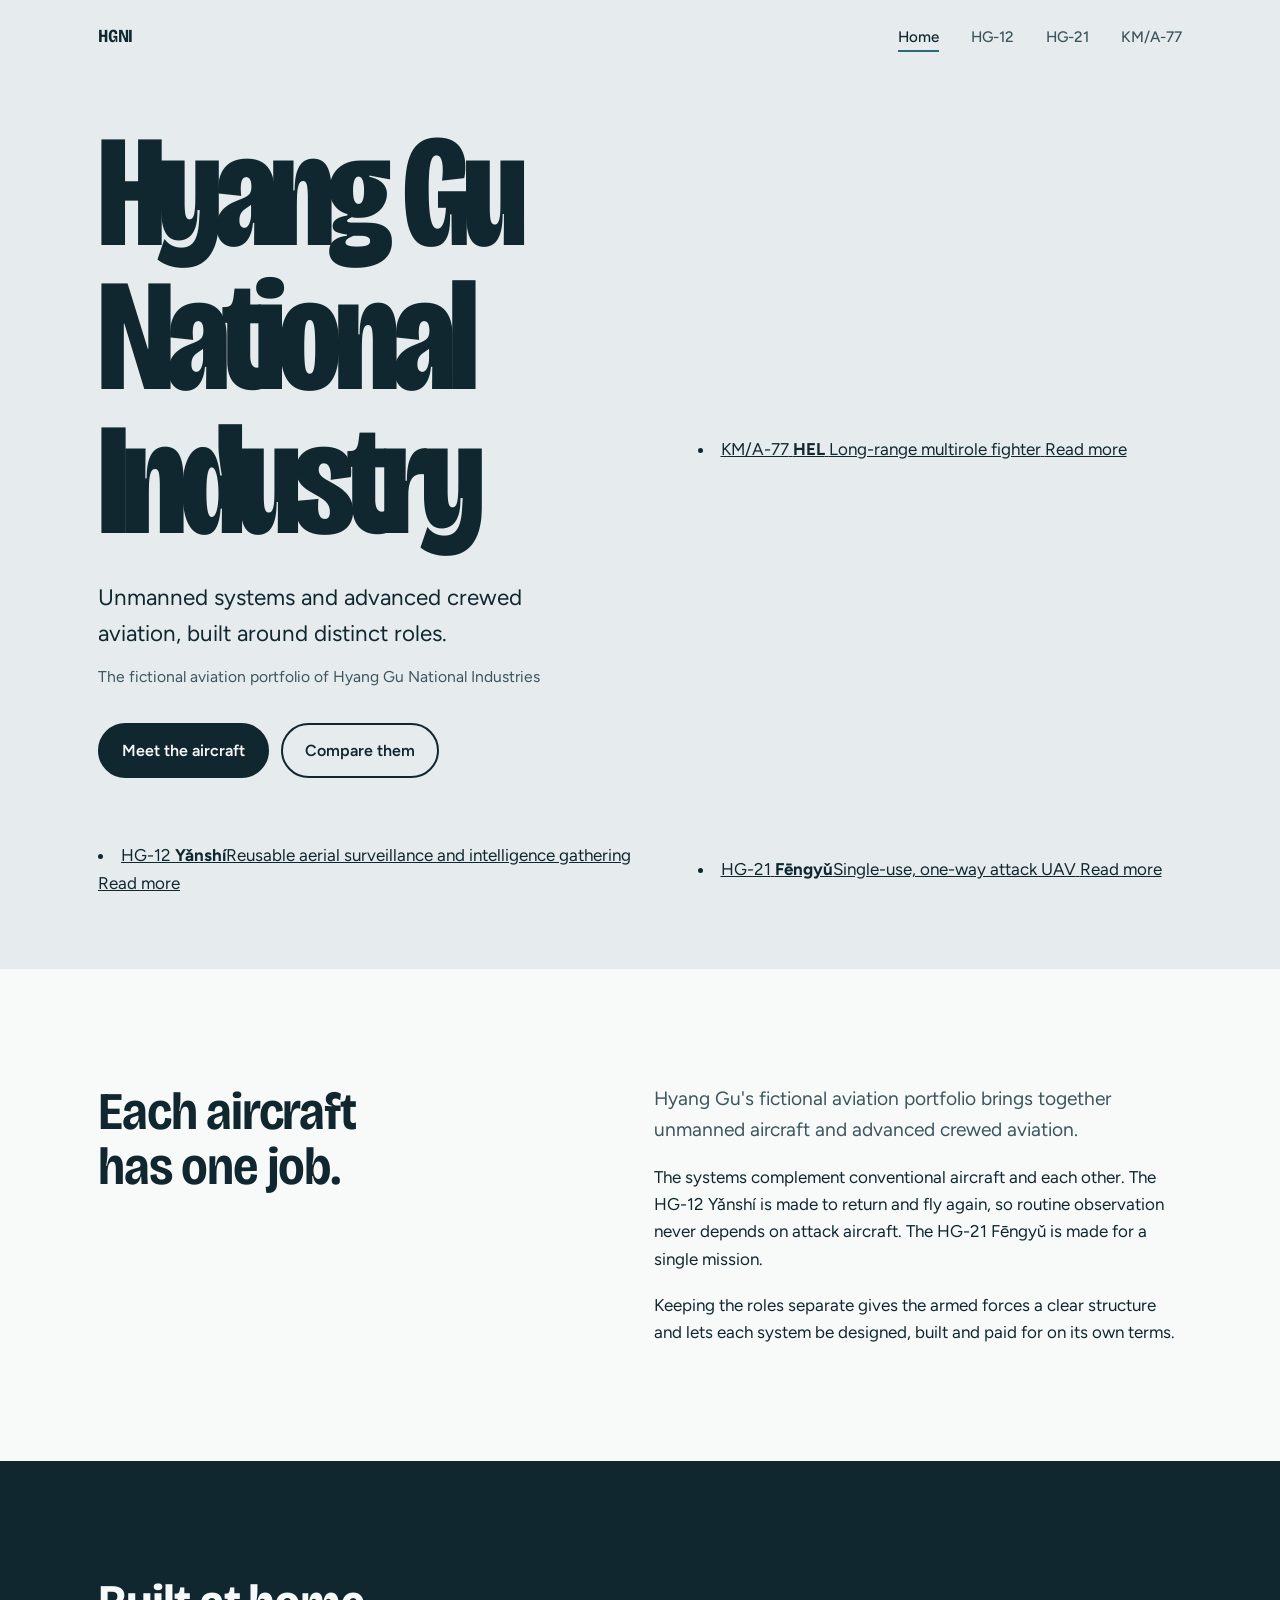
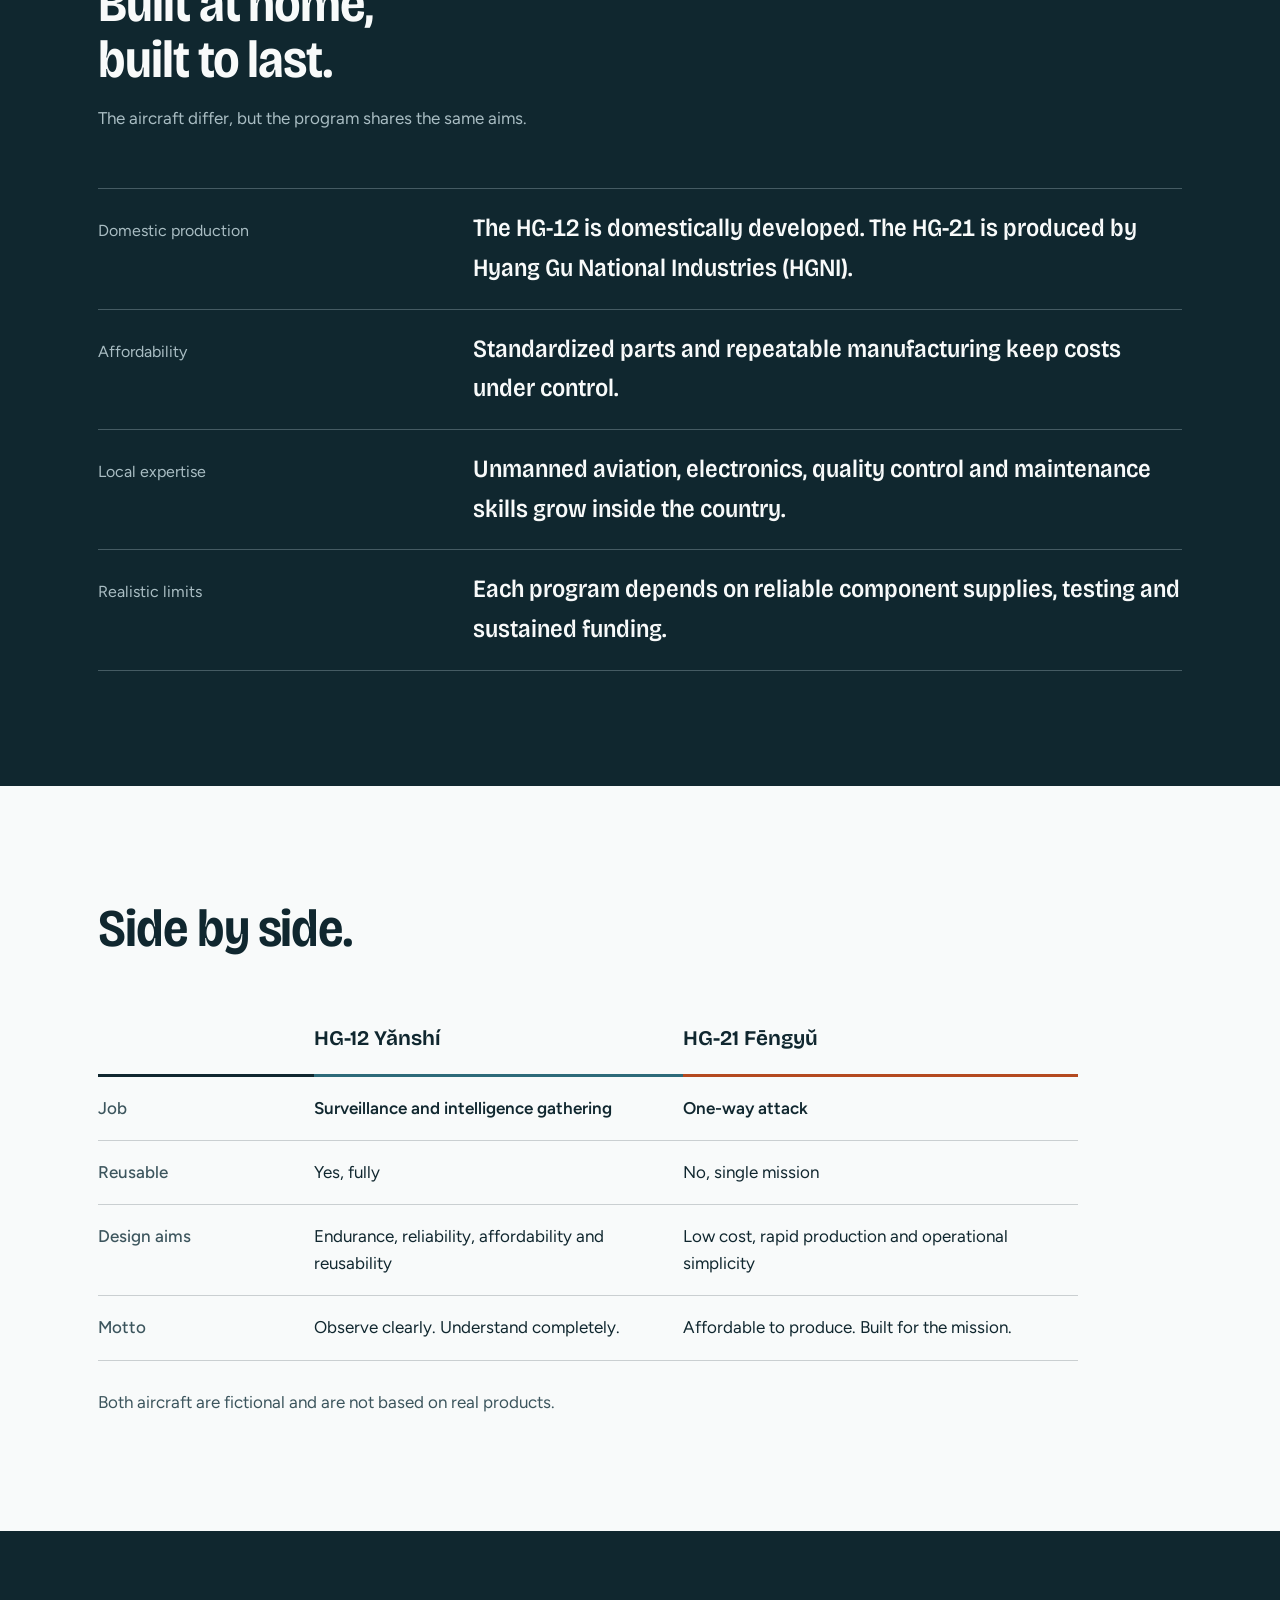
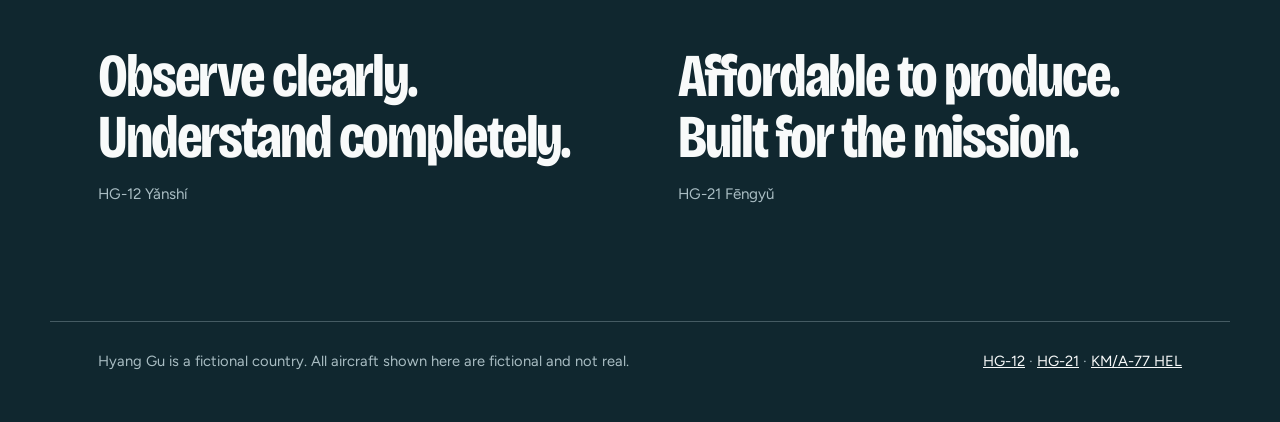
<file: index.html>
<!doctype html>
<html lang="en">
<head>
<meta charset="utf-8">
<meta name="viewport" content="width=device-width, initial-scale=1">
<title>Hyang Gu Unmanned Aviation</title>
<meta name="description" content="The fictional unmanned aviation program of Hyang Gu: the HG-12 Yǎnshí and HG-21 Fēngyǔ.">
<link rel="preconnect" href="https://fonts.googleapis.com">
<link rel="preconnect" href="https://fonts.gstatic.com" crossorigin>
<link href="https://fonts.googleapis.com/css2?family=Bricolage+Grotesque:opsz,wdth,wght@12..96,75..100,200..800&family=Figtree:wght@400;500;600&family=Noto+Sans+SC:wght@400;500;700&display=swap" rel="stylesheet">
<link rel="stylesheet" href="assets/style.css">
</head>
<body class="p-home">
<a class="skip" href="#main">Skip to content</a>

<header class="nav">
  <div class="wrap">
    <a class="mark" href="index.html">HGNI</a>
    <nav aria-label="Main">
      <ul>
        <li><a href="index.html" aria-current="page">Home</a></li>
        <li><a href="hg-12.html">HG-12</a></li>
        <li><a href="hg-21.html">HG-21</a></li>
        <li><a href="km-a77.html">KM/A-77</a></li>
      </ul>
    </nav>
  </div>
</header>

<main id="main">

<section class="hero" aria-labelledby="title">
  <div class="wrap">
    <div>
      <h1 id="title">Hyang Gu National Industry</h1>
      <p class="lede">Unmanned systems and advanced crewed aviation, built around distinct roles.</p>
      <p class="designation">The fictional aviation portfolio of Hyang Gu National Industries</p>
      <div class="actions">
        <a class="btn solid" href="#fleet">Meet the aircraft</a>
        <a class="btn line" href="#compare">Compare them</a>
      </div>
    </div>
    <li>
      <a href="km-a77.html">
        <span class="tag">KM/A-77</span>
        <span>
          <strong>HEL</strong>
          <span class="role">Long-range multirole fighter</span>
        </span>
        <span class="go">Read more</span>
      </a>
    </li>
      <li>
        <a href="hg-12.html">
          <span class="tag">HG-12</span>
          <span><strong>Yǎnshí</strong><span class="role">Reusable aerial surveillance and intelligence gathering</span></span>
          <span class="go">Read more</span>
        </a>
      </li>
      <li>
        <a href="hg-21.html">
          <span class="tag">HG-21</span>
          <span><strong>Fēngyǔ</strong><span class="role">Single-use, one-way attack UAV</span></span>
          <span class="go">Read more</span>
        </a>
      </li>
    </ul>
  </div>
</section>

<section class="overview" id="overview">
  <div class="wrap">
    <h2>Each aircraft has one job.</h2>
    <div class="text">
      <p class="lede">Hyang Gu's fictional aviation portfolio brings together unmanned aircraft and advanced crewed aviation.</p>
      <p>The systems complement conventional aircraft and each other. The HG-12 Yǎnshí is made to return and fly again, so routine observation never depends on attack aircraft. The HG-21 Fēngyǔ is made for a single mission.</p>
      <p>Keeping the roles separate gives the armed forces a clear structure and lets each system be designed, built and paid for on its own terms.</p>
    </div>
  </div>
</section>

<section class="specs" id="shared">
  <div class="wrap">
    <h2>Built at home, built to last.</h2>
    <p class="intro">The aircraft differ, but the program shares the same aims.</p>
    <dl class="spec-list">
      <div><dt>Domestic production</dt><dd>The HG-12 is domestically developed. The HG-21 is produced by Hyang Gu National Industries (HGNI).</dd></div>
      <div><dt>Affordability</dt><dd>Standardized parts and repeatable manufacturing keep costs under control.</dd></div>
      <div><dt>Local expertise</dt><dd>Unmanned aviation, electronics, quality control and maintenance skills grow inside the country.</dd></div>
      <div><dt>Realistic limits</dt><dd>Each program depends on reliable component supplies, testing and sustained funding.</dd></div>
    </dl>
  </div>
</section>

<section class="compare" id="compare">
  <div class="wrap">
    <h2>Side by side.</h2>
    <div class="table-scroll">
      <table>
        <thead>
          <tr>
            <th scope="col"></th>
            <th scope="col" class="th12">HG-12 Yǎnshí</th>
            <th scope="col" class="th21">HG-21 Fēngyǔ</th>
          </tr>
        </thead>
        <tbody>
          <tr><th scope="row">Job</th><td class="us">Surveillance and intelligence gathering</td><td class="us">One-way attack</td></tr>
          <tr><th scope="row">Reusable</th><td>Yes, fully</td><td>No, single mission</td></tr>
          <tr><th scope="row">Design aims</th><td>Endurance, reliability, affordability and reusability</td><td>Low cost, rapid production and operational simplicity</td></tr>
          <tr><th scope="row">Motto</th><td>Observe clearly. Understand completely.</td><td>Affordable to produce. Built for the mission.</td></tr>
        </tbody>
      </table>
    </div>
    <p class="after">Both aircraft are fictional and are not based on real products.</p>
  </div>
</section>

<section class="mottos" aria-label="Mottos">
  <div class="wrap">
    <div>
      <q>Observe clearly. Understand completely.</q>
      <small>HG-12 Yǎnshí</small>
    </div>
    <div>
      <q>Affordable to produce. Built for the mission.</q>
      <small>HG-21 Fēngyǔ</small>
    </div>
  </div>
</section>

</main>

<footer>
  <div class="wrap">
    <p>Hyang Gu is a fictional country. All aircraft shown here are fictional and not real.</p>
    <p>
      <a href="hg-12.html">HG-12</a> ·
      <a href="hg-21.html">HG-21</a> ·
      <a href="km-a77.html">KM/A-77 HEL</a>
    </p>
  </div>
</footer>

<script src="assets/site.js" defer></script>
</body>
</html>
</file>
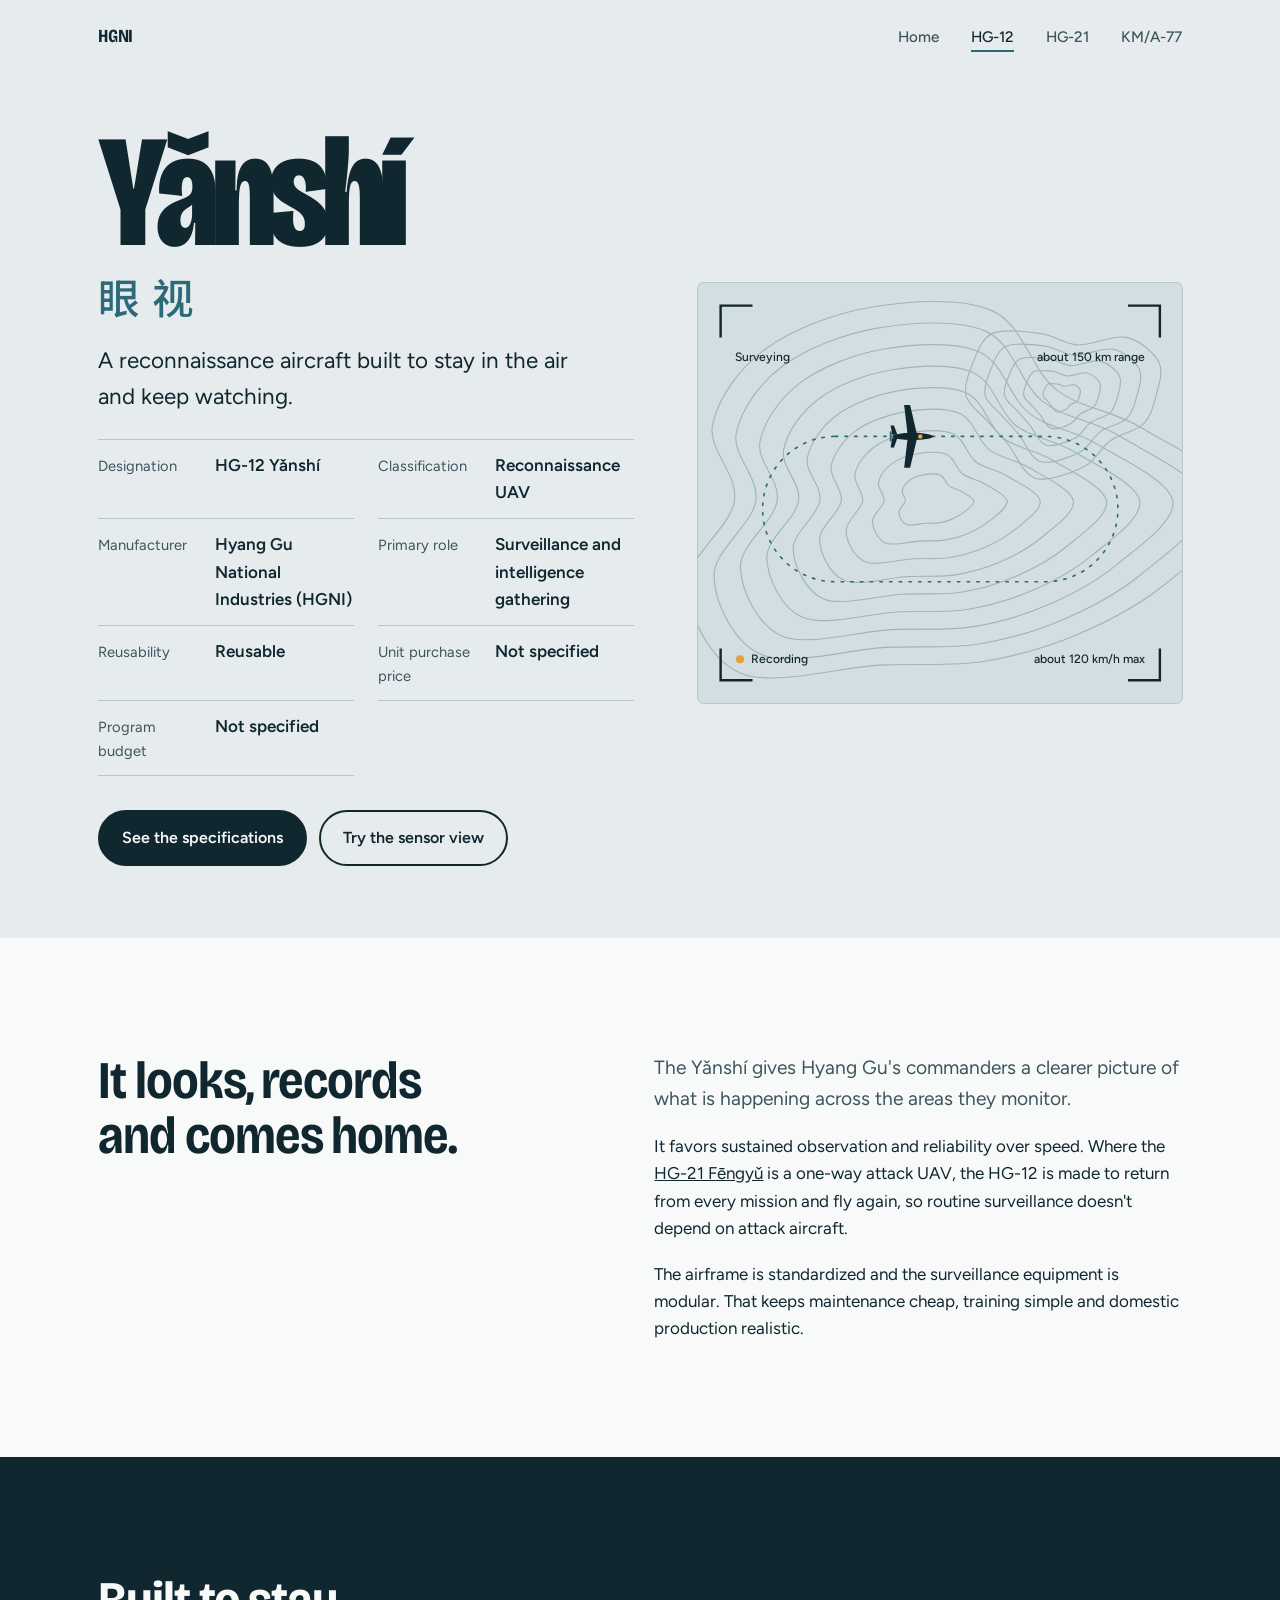
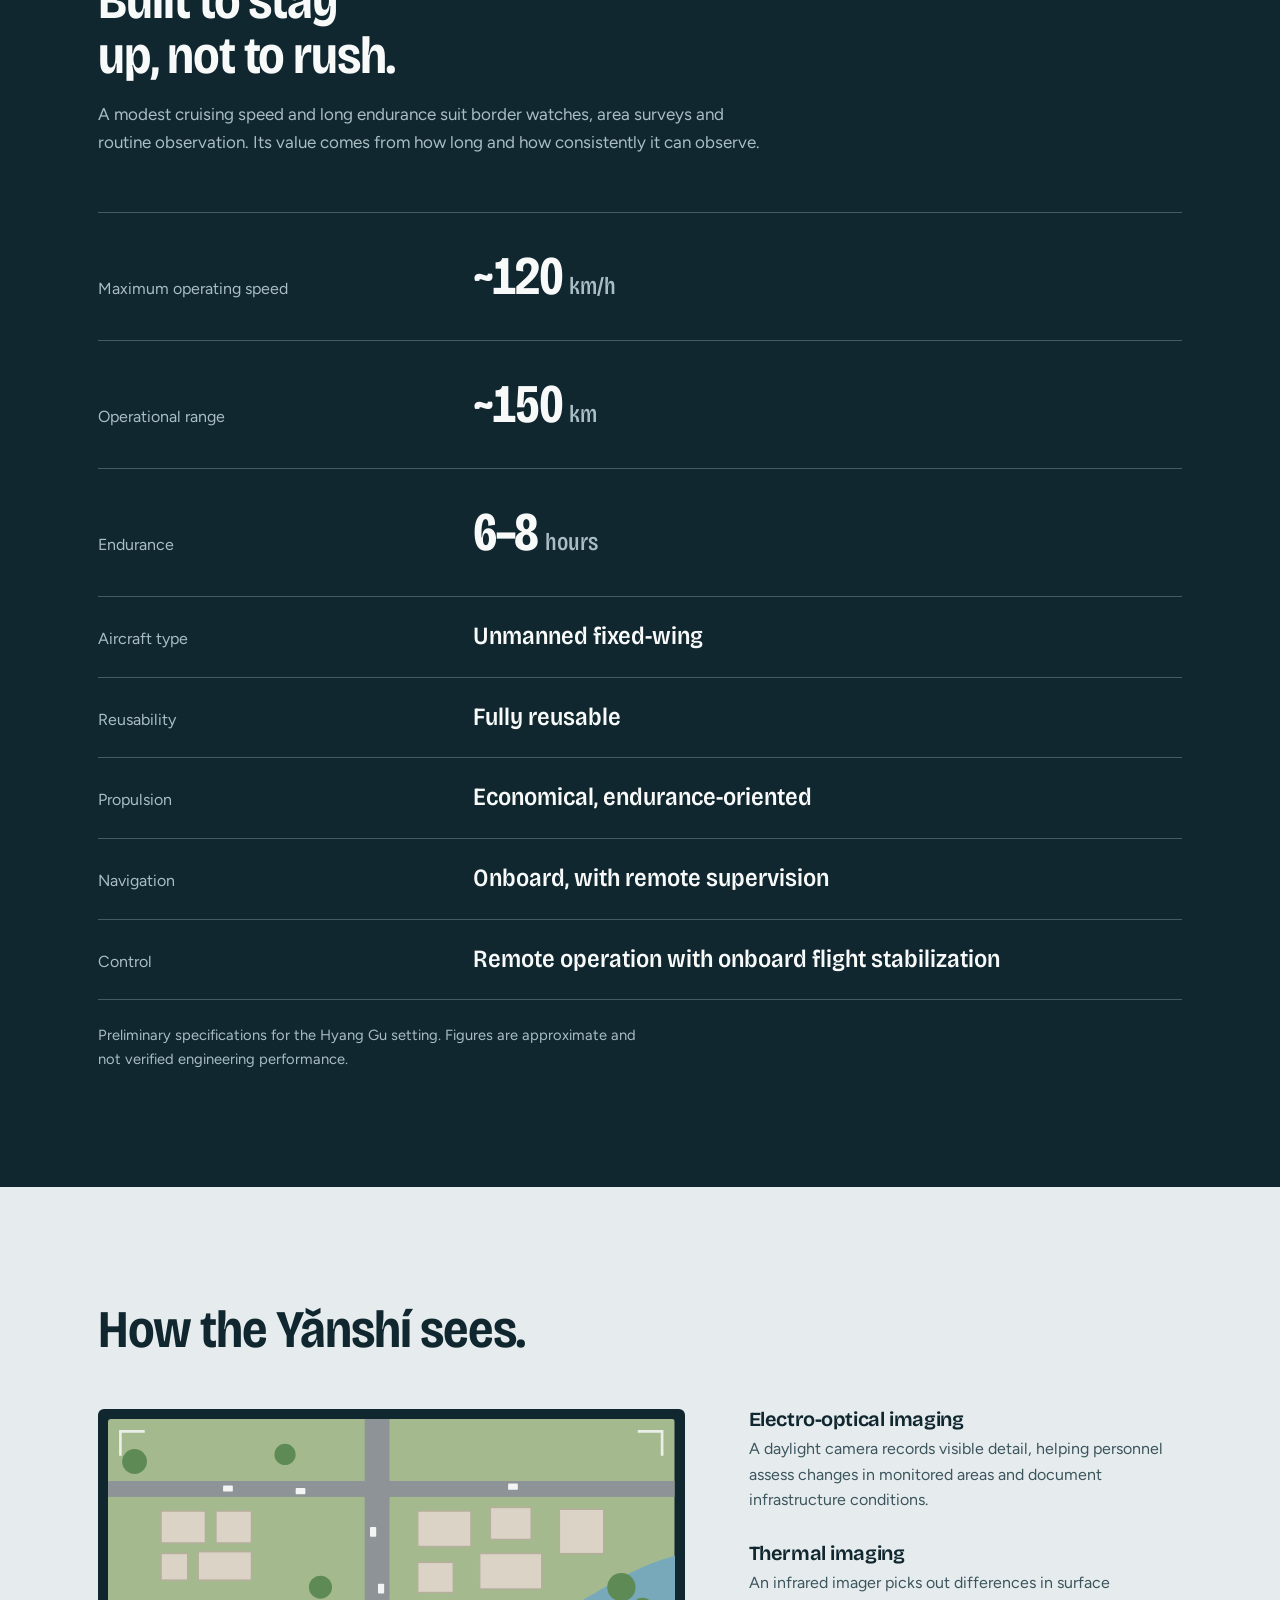
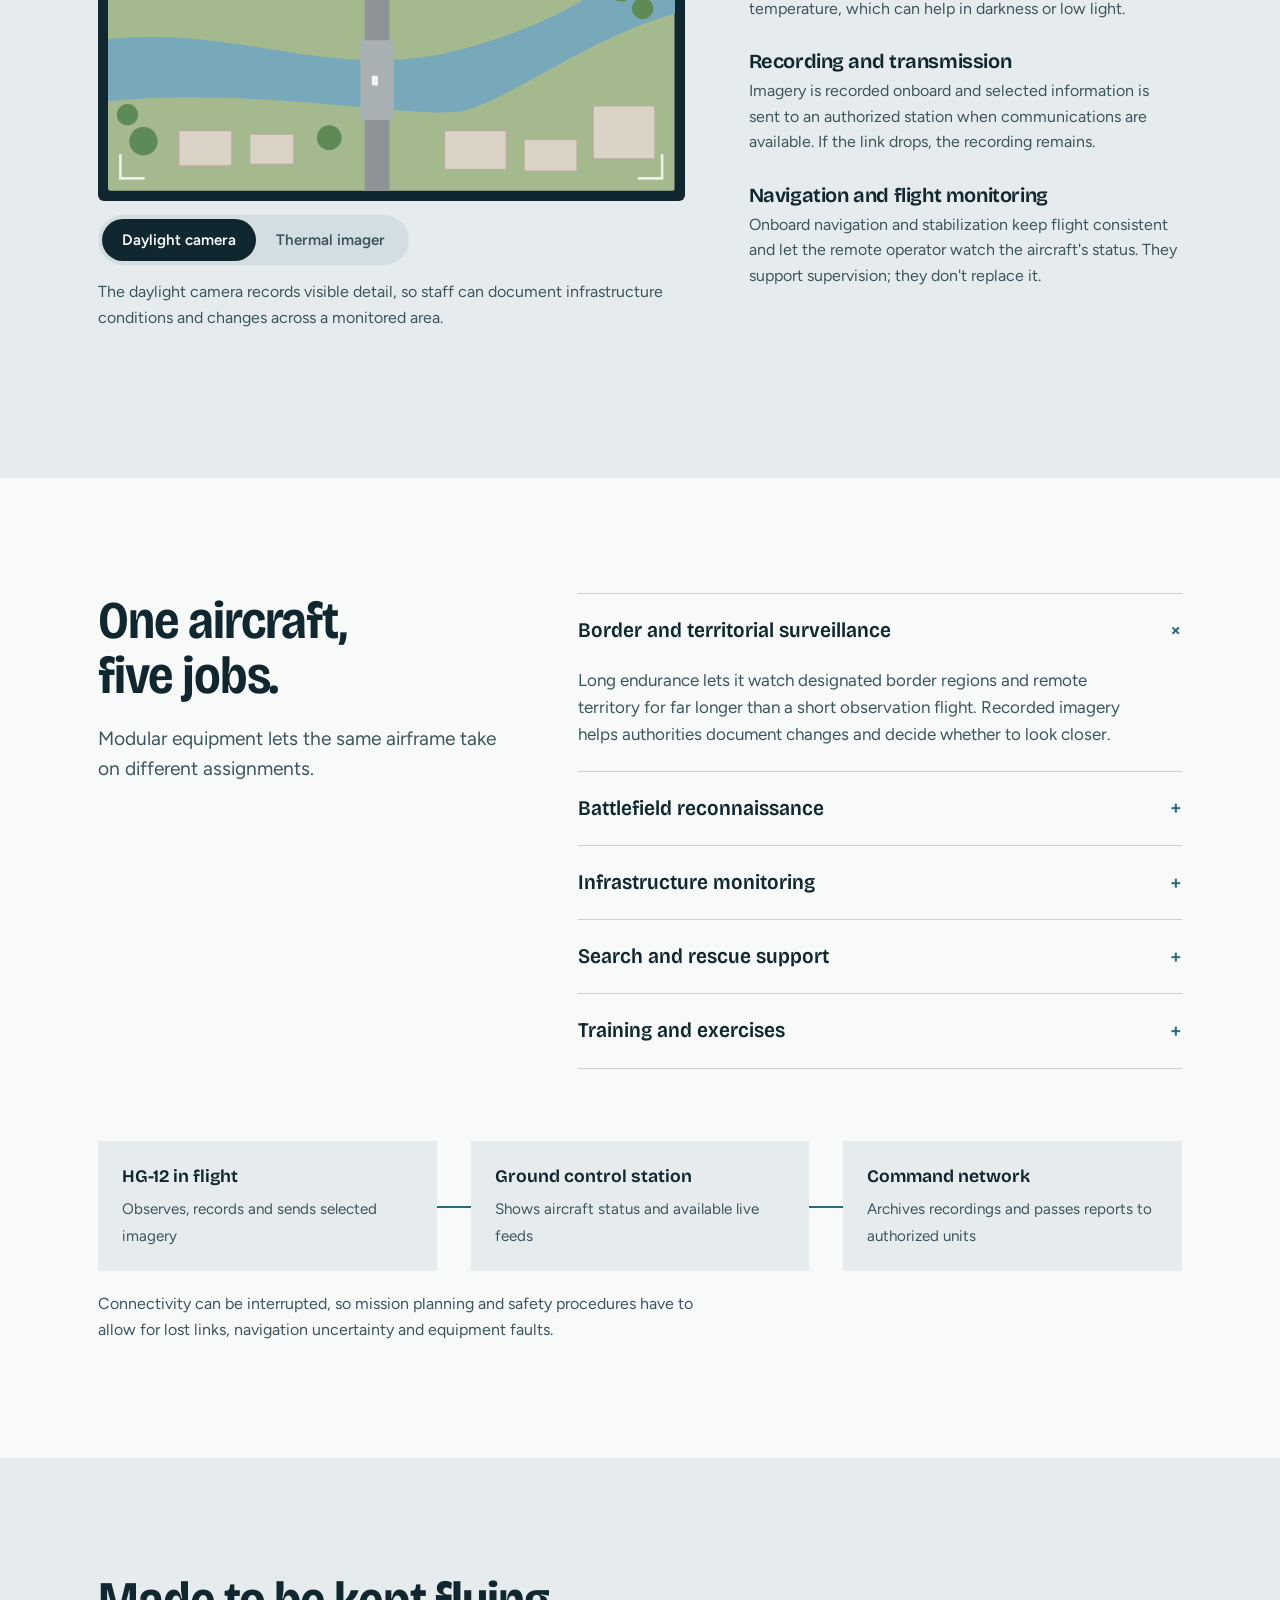
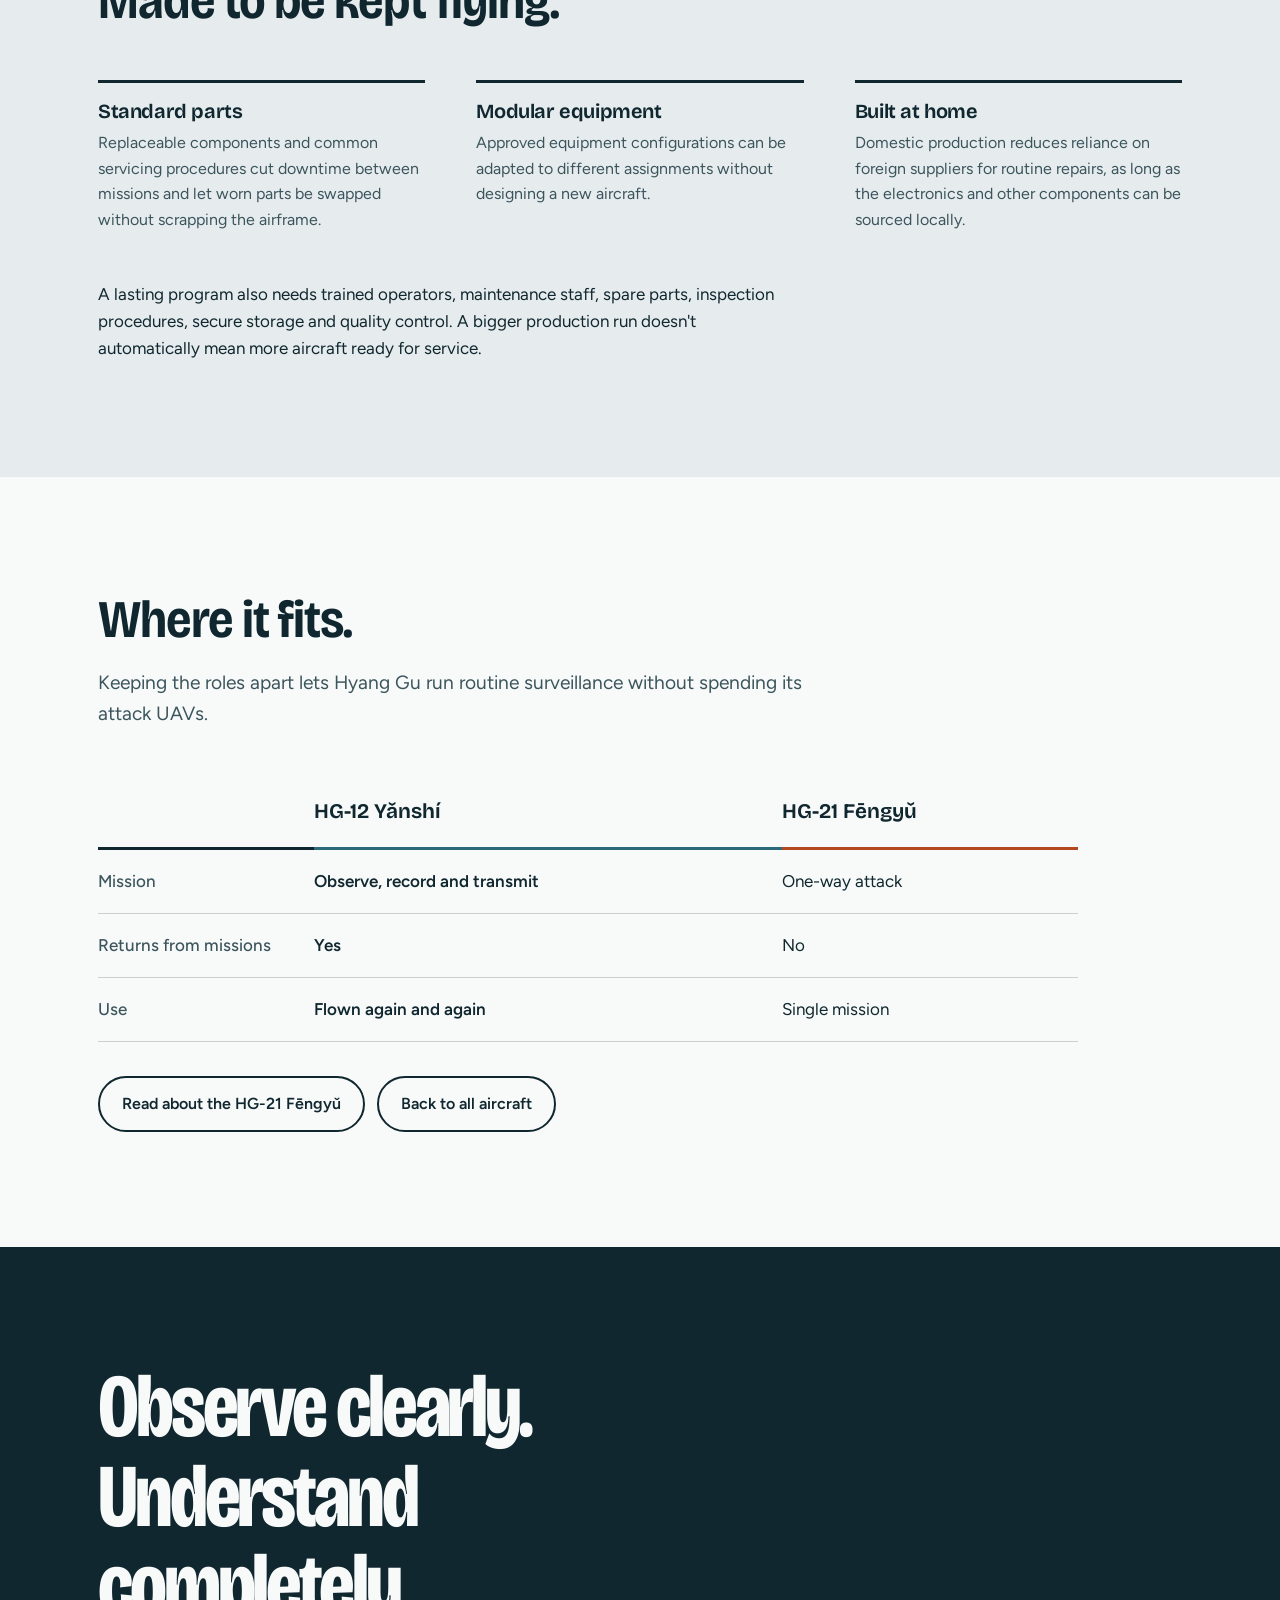
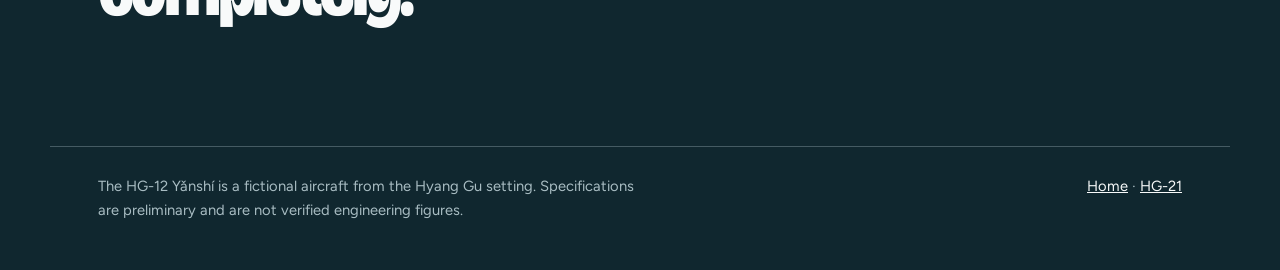
<file: hg-12.html>
<!doctype html>
<html lang="en">
<head>
<meta charset="utf-8">
<meta name="viewport" content="width=device-width, initial-scale=1">
<title>HG-12 Yǎnshí | Hyang Gu</title>
<meta name="description" content="The HG-12 Yǎnshí is Hyang Gu's reusable, endurance-focused reconnaissance UAV. A fictional aircraft.">
<link rel="preconnect" href="https://fonts.googleapis.com">
<link rel="preconnect" href="https://fonts.gstatic.com" crossorigin>
<link href="https://fonts.googleapis.com/css2?family=Bricolage+Grotesque:opsz,wdth,wght@12..96,75..100,200..800&family=Figtree:wght@400;500;600&family=Noto+Sans+SC:wght@400;500;700&display=swap" rel="stylesheet">
<link rel="stylesheet" href="assets/style.css">
</head>
<body class="p-12">
<a class="skip" href="#main">Skip to content</a>

<header class="nav">
  <div class="wrap">
    <a class="mark" href="index.html">HGNI</a>
    <nav aria-label="Main">
      <ul>
        <li><a href="index.html">Home</a></li>
        <li><a href="hg-12.html" aria-current="page">HG-12</a></li>
        <li><a href="hg-21.html">HG-21</a></li>
        <li><a href="km-a77.html">KM/A-77</a></li>
      </ul>
    </nav>
  </div>
</header>

<main id="main">

<section class="hero" aria-labelledby="title">
  <div class="wrap">
    <div>
      <h1 id="title">Yǎnshí<span class="cn" lang="zh">眼视</span></h1>
      <p class="lede">A reconnaissance aircraft built to stay in the air and keep watching.</p>
      <dl class="metadata-panel" aria-label="HG-12 program information">
  <div>
    <dt>Designation</dt>
    <dd>HG-12 Yǎnshí</dd>
  </div>
  <div>
    <dt>Classification</dt>
    <dd>Reconnaissance UAV</dd>
  </div>
  <div>
    <dt>Manufacturer</dt>
    <dd>Hyang Gu National Industries (HGNI)</dd>
  </div>
  <div>
    <dt>Primary role</dt>
    <dd>Surveillance and intelligence gathering</dd>
  </div>
  <div>
    <dt>Reusability</dt>
    <dd>Reusable</dd>
  </div>
  <div>
    <dt>Unit purchase price</dt>
    <dd>Not specified</dd>
  </div>
  <div>
    <dt>Program budget</dt>
    <dd>Not specified</dd>
  </div>
</dl>
      <div class="actions">
        <a class="btn solid" href="#specs">See the specifications</a>
        <a class="btn line" href="#sensors">Try the sensor view</a>
      </div>
    </div>

    <div class="finder">
      <svg id="finder" viewBox="0 0 600 520" role="img" aria-label="Top-down view of the HG-12 flying a slow survey loop over contour-lined terrain">
        <rect class="f-bg" width="600" height="520"/>
        <g id="contours" fill="none" stroke-width="1.4"></g>
        <path id="route" class="f-route" d="M170,190 H430 A90,90 0 0 1 430,370 H170 A90,90 0 0 1 170,190 Z" stroke-width="2" stroke-dasharray="3 9" stroke-linecap="round"/>
        <g>
          <g transform="scale(1.05)">
            <g class="f-plane">
              <ellipse cx="0" cy="0" rx="24" ry="4.2"/>
              <path d="M5,-3 L-3,-37 L-10,-37 L-6,-3 Z"/>
              <path d="M5,3 L-3,37 L-10,37 L-6,3 Z"/>
              <path d="M-18,-2 L-22,-13 L-26,-13 L-24,-2 Z"/>
              <path d="M-18,2 L-22,13 L-26,13 L-24,2 Z"/>
            </g>
            <rect class="f-accent" x="-27" y="-6" width="2.4" height="12" rx="1"/>
            <circle class="f-amber" cx="9" cy="0" r="2.6"/>
          </g>
          <animateMotion dur="30s" repeatCount="indefinite" rotate="auto"><mpath href="#route"/></animateMotion>
        </g>
        <g class="f-brackets" stroke-width="3" stroke-linecap="square">
          <path d="M28,66 V28 H66"/><path d="M534,28 H572 V66"/>
          <path d="M28,454 V492 H66"/><path d="M572,454 V492 H534"/>
        </g>
        <text x="46" y="96">Surveying</text>
        <text x="554" y="96" text-anchor="end">about 150 km range</text>
        <circle class="f-amber" cx="52" cy="466" r="5"/>
        <text x="66" y="471">Recording</text>
        <text x="554" y="471" text-anchor="end">about 120 km/h max</text>
      </svg>
    </div>
  </div>
</section>

<section class="overview" id="overview">
  <div class="wrap">
    <h2>It looks, records and comes home.</h2>
    <div class="text">
      <p class="lede">The Yǎnshí gives Hyang Gu's commanders a clearer picture of what is happening across the areas they monitor.</p>
      <p>It favors sustained observation and reliability over speed. Where the <a href="hg-21.html">HG-21 Fēngyǔ</a> is a one-way attack UAV, the HG-12 is made to return from every mission and fly again, so routine surveillance doesn't depend on attack aircraft.</p>
      <p>The airframe is standardized and the surveillance equipment is modular. That keeps maintenance cheap, training simple and domestic production realistic.</p>
    </div>
  </div>
</section>

<section class="specs" id="specs">
  <div class="wrap">
    <h2>Built to stay up, not to rush.</h2>
    <p class="intro">A modest cruising speed and long endurance suit border watches, area surveys and routine observation. Its value comes from how long and how consistently it can observe.</p>

    <dl class="spec-list">
      <div class="big"><dt>Maximum operating speed</dt><dd>~120<small>km/h</small></dd></div>
      <div class="big"><dt>Operational range</dt><dd>~150<small>km</small></dd></div>
      <div class="big"><dt>Endurance</dt><dd>6–8<small>hours</small></dd></div>
      <div><dt>Aircraft type</dt><dd>Unmanned fixed-wing</dd></div>
      <div><dt>Reusability</dt><dd>Fully reusable</dd></div>
      <div><dt>Propulsion</dt><dd>Economical, endurance-oriented</dd></div>
      <div><dt>Navigation</dt><dd>Onboard, with remote supervision</dd></div>
      <div><dt>Control</dt><dd>Remote operation with onboard flight stabilization</dd></div>
    </dl>
    <p class="fine">Preliminary specifications for the Hyang Gu setting. Figures are approximate and not verified engineering performance.</p>
  </div>
</section>

<section class="sensors" id="sensors">
  <div class="wrap">
    <h2>How the Yǎnshí sees.</h2>
    <div class="sensor-grid">
      <div>
        <div class="scene-box">
          <svg class="scene" id="scene" data-mode="day" viewBox="0 0 640 420" role="img" aria-label="Aerial scene of a river, bridge, roads and buildings, shown in daylight or thermal imaging">
            <rect class="g" width="640" height="420"/>
            <path class="rv" d="M-10,250 C150,230 250,300 400,260 S560,170 660,150 L660,215 C560,235 450,320 400,330 S150,300 -10,320 Z"/>
            <rect class="rd" x="0" y="70" width="640" height="18"/>
            <rect class="rd" x="290" y="0" width="28" height="420"/>
            <rect class="br" x="285" y="250" width="38" height="90"/>
            <g>
              <rect class="bd" x="60" y="104" width="50" height="36"/>
              <rect class="bd" x="122" y="104" width="40" height="36"/>
              <rect class="bd" x="60" y="152" width="30" height="30"/>
              <rect class="bd" x="102" y="150" width="60" height="32"/>
              <rect class="bd" x="350" y="104" width="60" height="40"/>
              <rect class="bd hot" x="432" y="100" width="46" height="36"/>
              <rect class="bd" x="350" y="162" width="40" height="34"/>
              <rect class="bd" x="420" y="152" width="70" height="40"/>
              <rect class="bd" x="510" y="102" width="50" height="50"/>
              <rect class="bd" x="80" y="352" width="60" height="40"/>
              <rect class="bd" x="160" y="356" width="50" height="34"/>
              <rect class="bd" x="380" y="352" width="70" height="44"/>
              <rect class="bd hot" x="470" y="362" width="60" height="36"/>
              <rect class="bd hot" x="548" y="324" width="70" height="60"/>
            </g>
            <g>
              <circle class="tr" cx="30" cy="48" r="14"/><circle class="tr" cx="200" cy="40" r="12"/>
              <circle class="tr" cx="580" cy="190" r="16"/><circle class="tr" cx="604" cy="214" r="12"/>
              <circle class="tr" cx="40" cy="364" r="16"/><circle class="tr" cx="22" cy="334" r="12"/>
              <circle class="tr" cx="250" cy="360" r="14"/><circle class="tr" cx="240" cy="190" r="13"/>
            </g>
            <g>
              <rect class="vh" x="130" y="75" width="11" height="7" rx="1"/>
              <rect class="vh" x="212" y="78" width="11" height="7" rx="1"/>
              <rect class="vh" x="452" y="73" width="11" height="7" rx="1"/>
              <rect class="vh" x="296" y="122" width="7" height="11" rx="1"/>
              <rect class="vh" x="305" y="186" width="7" height="11" rx="1"/>
              <rect class="vh" x="298" y="290" width="7" height="11" rx="1"/>
            </g>
            <g fill="none" stroke="#F8FAFA" stroke-opacity=".85" stroke-width="3" stroke-linecap="square">
              <path d="M14,40 V14 H40"/><path d="M600,14 H626 V40"/><path d="M14,380 V406 H40"/><path d="M626,380 V406 H600"/>
            </g>
          </svg>
        </div>
        <div class="toggle" role="group" aria-label="Imaging mode">
          <button type="button" data-mode="day" aria-pressed="true">Daylight camera</button>
          <button type="button" data-mode="thermal" aria-pressed="false">Thermal imager</button>
        </div>
        <p class="caption" id="caption" aria-live="polite"></p>
      </div>

      <ul class="sense-list">
        <li>
          <h3>Electro-optical imaging</h3>
          <p>A daylight camera records visible detail, helping personnel assess changes in monitored areas and document infrastructure conditions.</p>
        </li>
        <li>
          <h3>Thermal imaging</h3>
          <p>An infrared imager picks out differences in surface temperature, which can help in darkness or low light.</p>
        </li>
        <li>
          <h3>Recording and transmission</h3>
          <p>Imagery is recorded onboard and selected information is sent to an authorized station when communications are available. If the link drops, the recording remains.</p>
        </li>
        <li>
          <h3>Navigation and flight monitoring</h3>
          <p>Onboard navigation and stabilization keep flight consistent and let the remote operator watch the aircraft's status. They support supervision; they don't replace it.</p>
        </li>
      </ul>
    </div>
  </div>
</section>

<section id="roles">
  <div class="wrap">
    <div class="roles-grid">
      <div>
        <h2>One aircraft, five jobs.</h2>
        <p class="lede" style="margin-top:20px">Modular equipment lets the same airframe take on different assignments.</p>
      </div>
      <div>
        <details name="roles" open>
          <summary>Border and territorial surveillance</summary>
          <p>Long endurance lets it watch designated border regions and remote territory for far longer than a short observation flight. Recorded imagery helps authorities document changes and decide whether to look closer.</p>
        </details>
        <details name="roles">
          <summary>Battlefield reconnaissance</summary>
          <p>In exercises and fictional wartime scenarios it gives commanders a general view of terrain, visible activity and change. People still have to interpret the imagery, since a picture alone may not show identity, intent or exact capability.</p>
        </details>
        <details name="roles">
          <summary>Infrastructure monitoring</summary>
          <p>Roads, bridges, ports and power facilities can be imaged regularly to document damage, spot visible changes and decide which sites need inspection.</p>
        </details>
        <details name="roles">
          <summary>Search and rescue support</summary>
          <p>When equipped and authorized, it surveys wide areas and sends visual information to ground teams. Thermal imaging may help in suitable conditions, depending on the environment, equipment and search area.</p>
        </details>
        <details name="roles">
          <summary>Training and exercises</summary>
          <p>A reusable training fleet lets operators practice and refine standard procedures for collecting and reading aerial imagery, without spending one-way aircraft or crewed flight hours.</p>
        </details>
      </div>
    </div>

    <div class="chain" role="group" aria-label="How information moves">
      <div class="node"><strong>HG-12 in flight</strong><span>Observes, records and sends selected imagery</span></div>
      <div class="node"><strong>Ground control station</strong><span>Shows aircraft status and available live feeds</span></div>
      <div class="node"><strong>Command network</strong><span>Archives recordings and passes reports to authorized units</span></div>
    </div>
    <p class="chain-note">Connectivity can be interrupted, so mission planning and safety procedures have to allow for lost links, navigation uncertainty and equipment faults.</p>
  </div>
</section>

<section class="production" id="production">
  <div class="wrap">
    <h2>Made to be kept flying.</h2>
    <div class="prod-cols">
      <div>
        <h3>Standard parts</h3>
        <p>Replaceable components and common servicing procedures cut downtime between missions and let worn parts be swapped without scrapping the airframe.</p>
      </div>
      <div>
        <h3>Modular equipment</h3>
        <p>Approved equipment configurations can be adapted to different assignments without designing a new aircraft.</p>
      </div>
      <div>
        <h3>Built at home</h3>
        <p>Domestic production reduces reliance on foreign suppliers for routine repairs, as long as the electronics and other components can be sourced locally.</p>
      </div>
    </div>
    <p class="prod-note">A lasting program also needs trained operators, maintenance staff, spare parts, inspection procedures, secure storage and quality control. A bigger production run doesn't automatically mean more aircraft ready for service.</p>
  </div>
</section>

<section class="compare">
  <div class="wrap">
    <h2>Where it fits.</h2>
    <p class="lede" style="margin-top:20px">Keeping the roles apart lets Hyang Gu run routine surveillance without spending its attack UAVs.</p>
    <div class="table-scroll">
      <table>
        <thead><tr><th scope="col"></th><th scope="col" class="th12">HG-12 Yǎnshí</th><th scope="col" class="th21">HG-21 Fēngyǔ</th></tr></thead>
        <tbody>
          <tr><th scope="row">Mission</th><td class="us">Observe, record and transmit</td><td>One-way attack</td></tr>
          <tr><th scope="row">Returns from missions</th><td class="us">Yes</td><td>No</td></tr>
          <tr><th scope="row">Use</th><td class="us">Flown again and again</td><td>Single mission</td></tr>
        </tbody>
      </table>
    </div>
    <div class="actions"><a class="btn line" href="hg-21.html">Read about the HG-21 Fēngyǔ</a><a class="btn line" href="index.html">Back to all aircraft</a></div>
  </div>
</section>

<section class="mottos single-motto" aria-label="Motto">
  <div class="wrap">
    <div><q>Observe clearly. Understand completely.</q></div>
  </div>
</section>

</main>

<footer>
  <div class="wrap">
    <p>The HG-12 Yǎnshí is a fictional aircraft from the Hyang Gu setting. Specifications are preliminary and are not verified engineering figures.</p>
    <p><a href="index.html">Home</a> · <a href="hg-21.html">HG-21</a></p>
  </div>
</footer>

<script src="assets/site.js" defer></script>
</body>
</html>
</file>
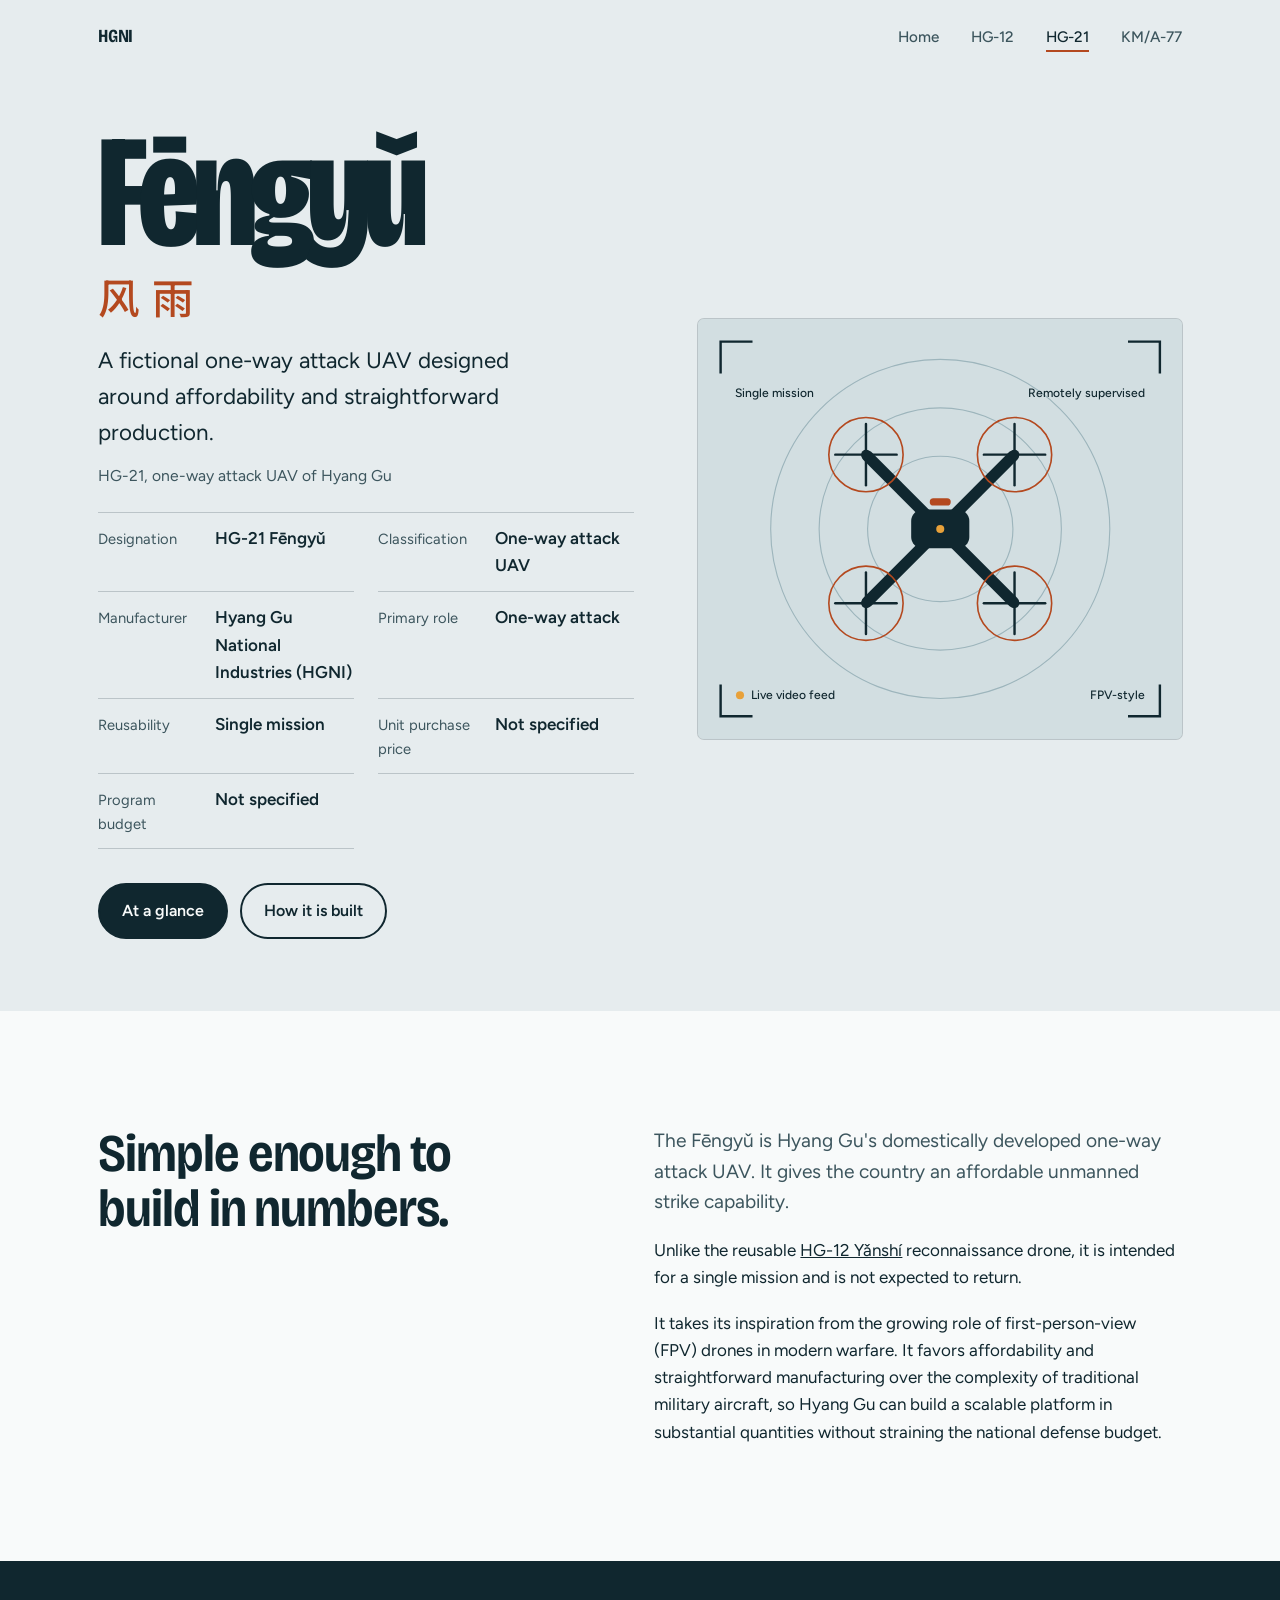
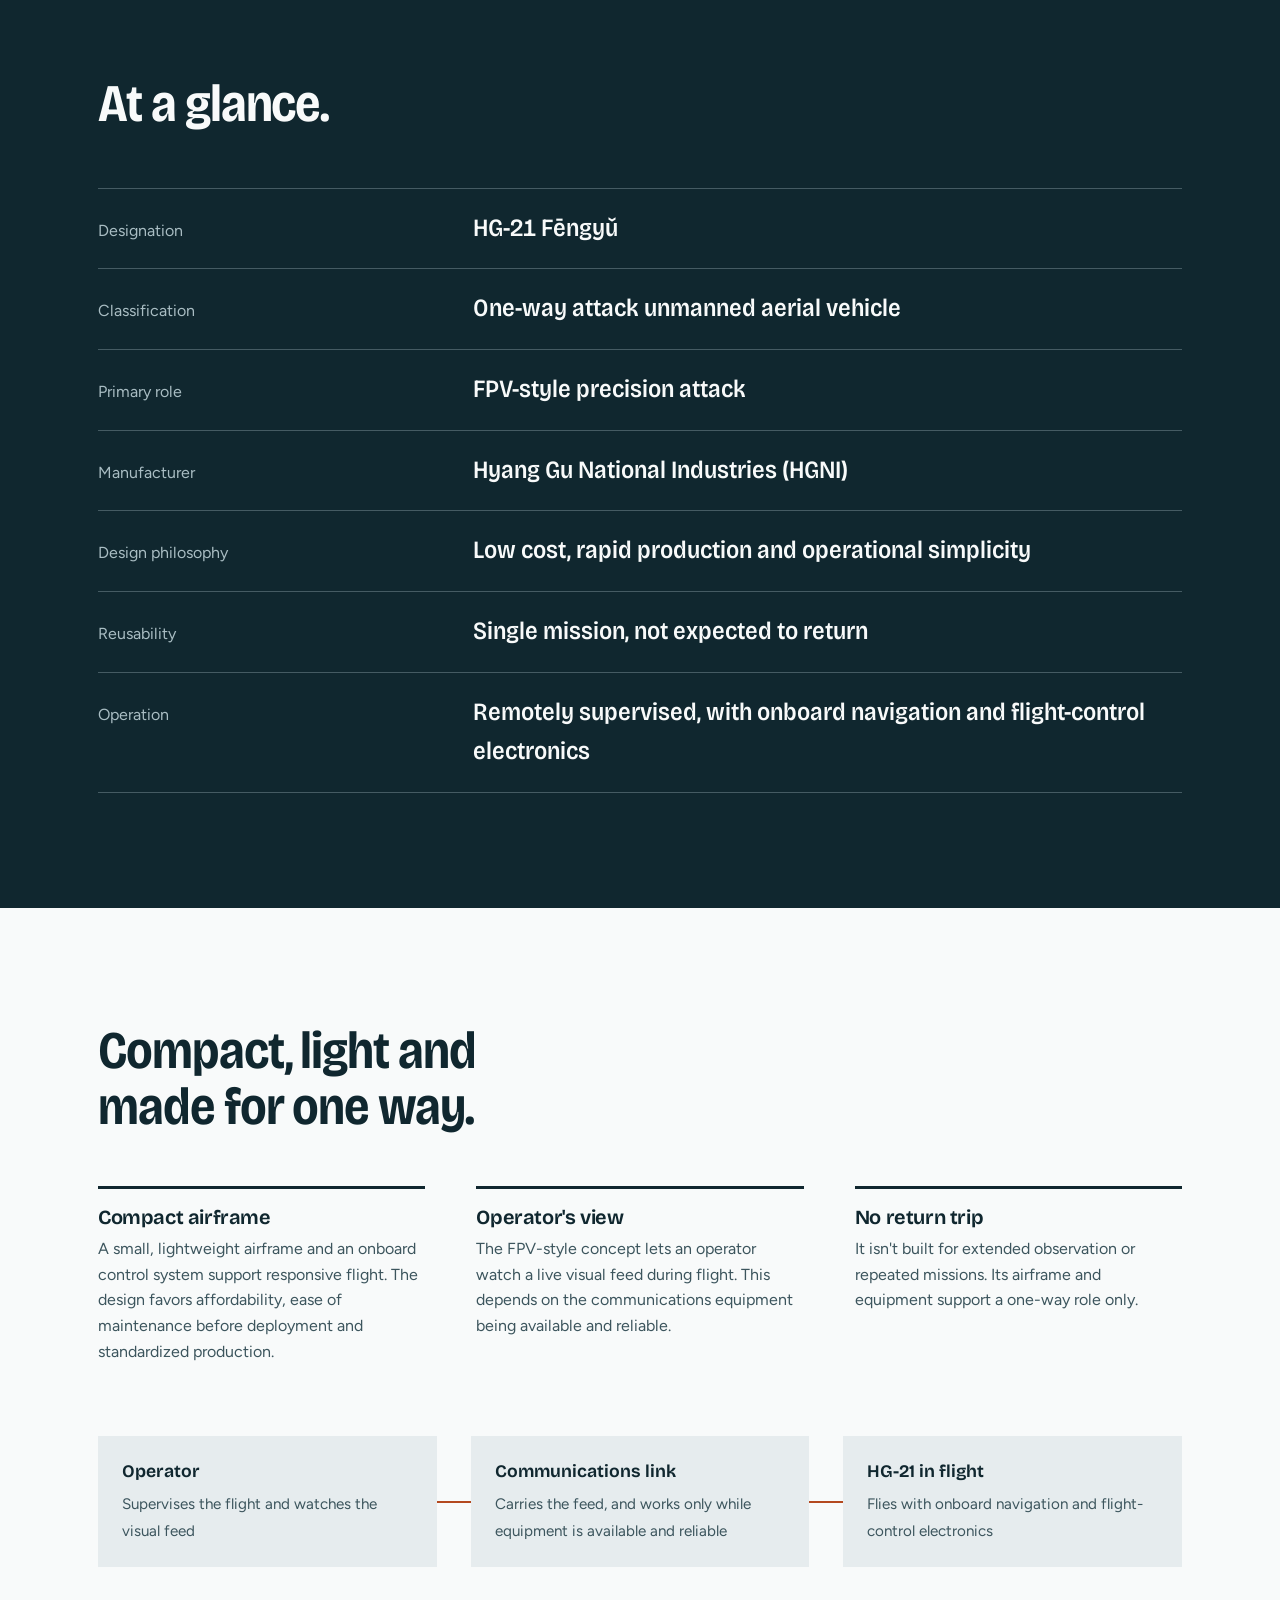
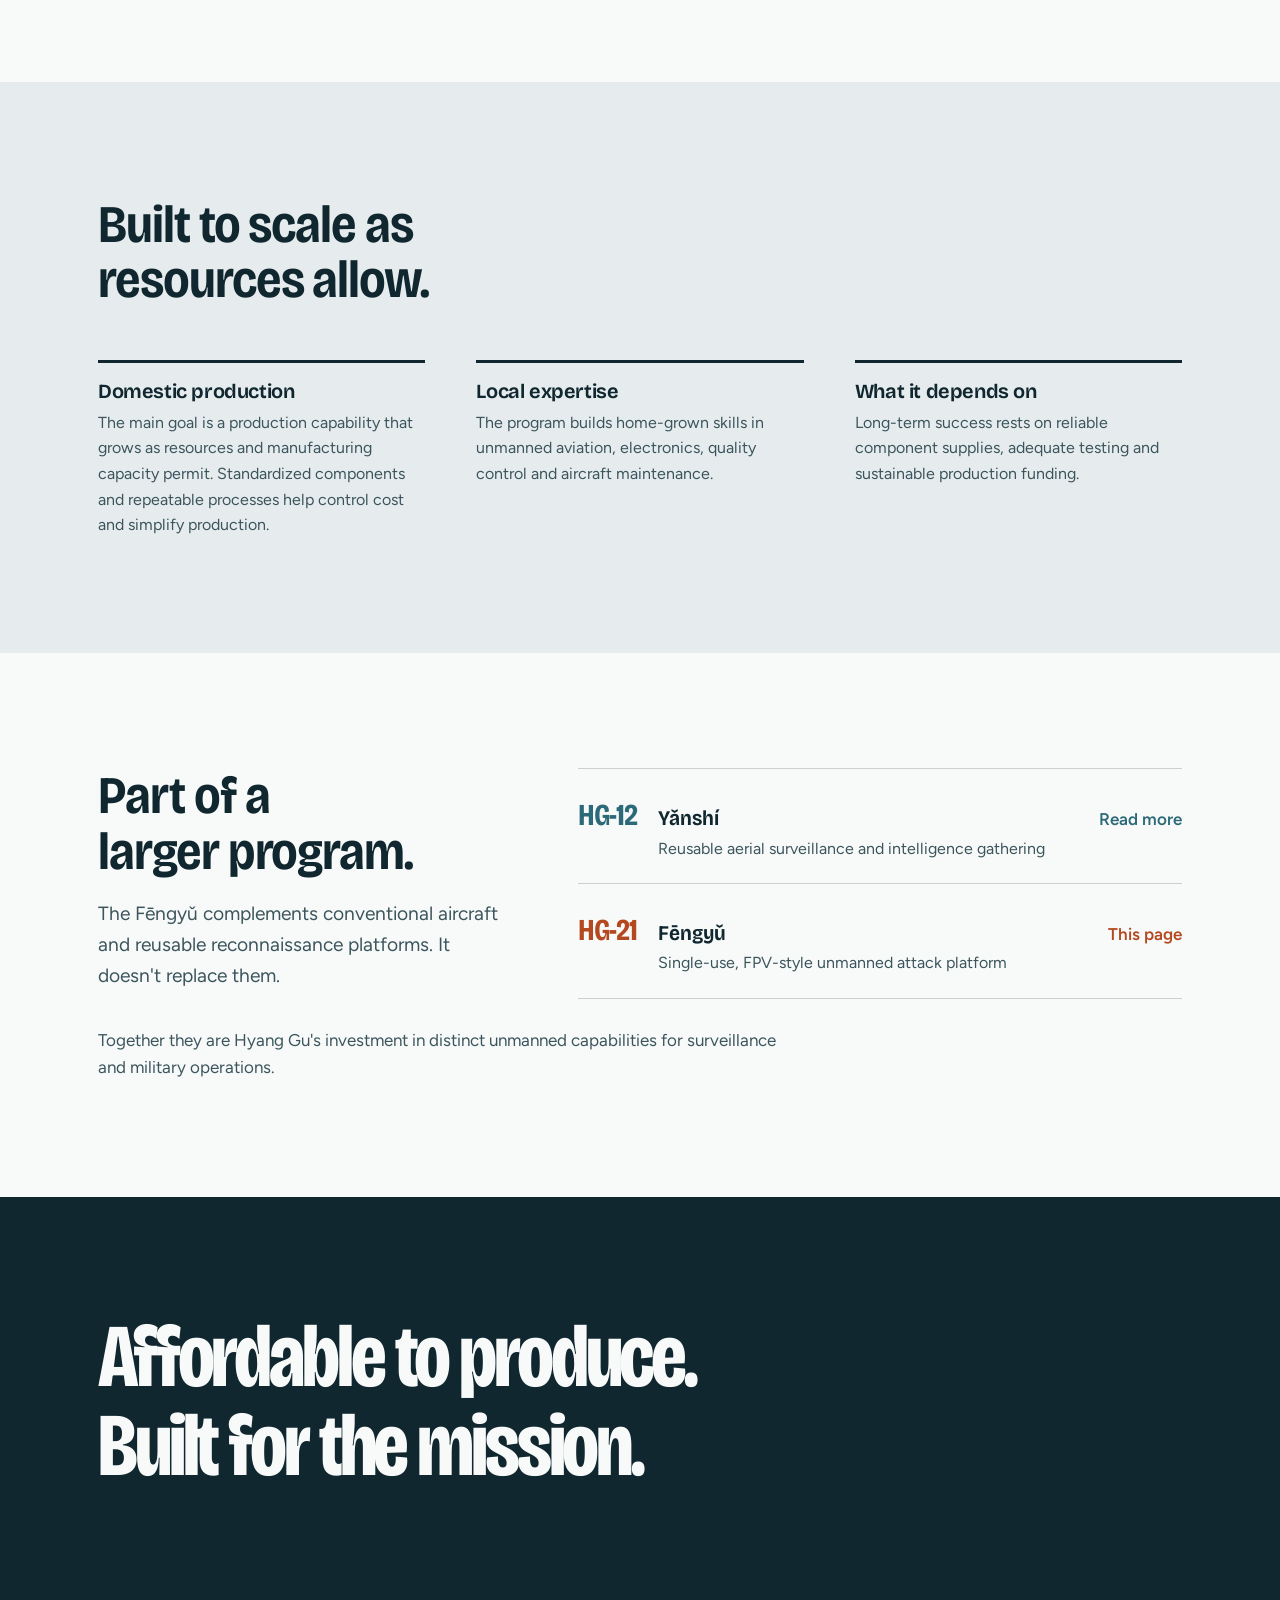
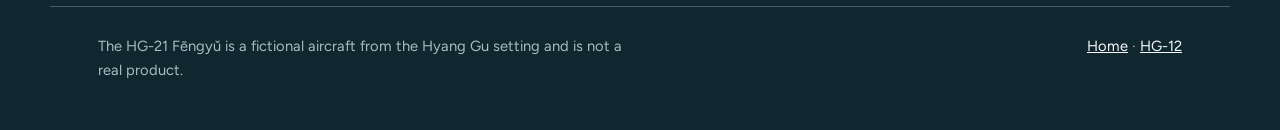
<file: hg-21.html>
<!doctype html>
<html lang="en">
<head>
<meta charset="utf-8">
<meta name="viewport" content="width=device-width, initial-scale=1">
<title>HG-21 Fēngyǔ | Hyang Gu</title>
<meta name="description" content="The HG-21 Fēngyǔ is Hyang Gu's low-cost, one-way attack UAV. A fictional aircraft.">
<link rel="preconnect" href="https://fonts.googleapis.com">
<link rel="preconnect" href="https://fonts.gstatic.com" crossorigin>
<link href="https://fonts.googleapis.com/css2?family=Bricolage+Grotesque:opsz,wdth,wght@12..96,75..100,200..800&family=Figtree:wght@400;500;600&family=Noto+Sans+SC:wght@400;500;700&display=swap" rel="stylesheet">
<link rel="stylesheet" href="assets/style.css">
</head>
<body class="p-21">
<a class="skip" href="#main">Skip to content</a>

<header class="nav">
  <div class="wrap">
    <a class="mark" href="index.html">HGNI</a>
    <nav aria-label="Main">
      <ul>
        <li><a href="index.html">Home</a></li>
        <li><a href="hg-12.html">HG-12</a></li>
        <li><a href="hg-21.html" aria-current="page">HG-21</a></li>
        <li><a href="km-a77.html">KM/A-77</a></li>
      </ul>
    </nav>
  </div>
</header>

<main id="main">

<section class="hero" aria-labelledby="title">
  <div class="wrap">
    <div>
      <h1 id="title">Fēngyǔ<span class="cn" lang="zh">风雨</span></h1>
      <p class="lede">A fictional one-way attack UAV designed around affordability and straightforward production.</p>
     <p class="designation">HG-21, one-way attack UAV of Hyang Gu</p>
      <dl class="metadata-panel" aria-label="HG-21 program information">
  <div>
    <dt>Designation</dt>
    <dd>HG-21 Fēngyǔ</dd>
  </div>
  <div>
    <dt>Classification</dt>
    <dd>One-way attack UAV</dd>
  </div>
  <div>
    <dt>Manufacturer</dt>
    <dd>Hyang Gu National Industries (HGNI)</dd>
  </div>
  <div>
    <dt>Primary role</dt>
    <dd>One-way attack</dd>
  </div>
  <div>
    <dt>Reusability</dt>
    <dd>Single mission</dd>
  </div>
  <div>
    <dt>Unit purchase price</dt>
    <dd>Not specified</dd>
  </div>
  <div>
    <dt>Program budget</dt>
    <dd>Not specified</dd>
  </div>
</dl>
      <div class="actions">
        <a class="btn solid" href="#glance">At a glance</a>
        <a class="btn line" href="#production">How it is built</a>
      </div>
    </div>

    <div class="finder">
      <svg viewBox="0 0 600 520" role="img" aria-label="Top-down drawing of the HG-21, a compact four-rotor FPV-style drone">
        <rect class="f-bg" width="600" height="520"/>
        <g class="f-soft" stroke-width="1.4">
          <circle cx="300" cy="260" r="90"/><circle cx="300" cy="260" r="150"/><circle cx="300" cy="260" r="210"/>
        </g>
        <rect class="f-arm" x="-135" y="-7" width="270" height="14" rx="7" transform="translate(300 260) rotate(45)"/>
        <rect class="f-arm" x="-135" y="-7" width="270" height="14" rx="7" transform="translate(300 260) rotate(-45)"/>
        <g>
          <circle class="f-prop" cx="208" cy="168" r="46"/>
          <g class="spin"><line class="f-blade" x1="170" y1="168" x2="246" y2="168"/><line class="f-blade" x1="208" y1="130" x2="208" y2="206"/></g>
          <circle class="f-body" cx="208" cy="168" r="6"/>
        </g>
        <g>
          <circle class="f-prop" cx="392" cy="168" r="46"/>
          <g class="spin rev"><line class="f-blade" x1="354" y1="168" x2="430" y2="168"/><line class="f-blade" x1="392" y1="130" x2="392" y2="206"/></g>
          <circle class="f-body" cx="392" cy="168" r="6"/>
        </g>
        <g>
          <circle class="f-prop" cx="208" cy="352" r="46"/>
          <g class="spin rev"><line class="f-blade" x1="170" y1="352" x2="246" y2="352"/><line class="f-blade" x1="208" y1="314" x2="208" y2="390"/></g>
          <circle class="f-body" cx="208" cy="352" r="6"/>
        </g>
        <g>
          <circle class="f-prop" cx="392" cy="352" r="46"/>
          <g class="spin"><line class="f-blade" x1="354" y1="352" x2="430" y2="352"/><line class="f-blade" x1="392" y1="314" x2="392" y2="390"/></g>
          <circle class="f-body" cx="392" cy="352" r="6"/>
        </g>
        <rect class="f-body" x="-36" y="-24" width="72" height="48" rx="14" transform="translate(300 260)"/>
        <rect class="f-accent" x="-13" y="-38" width="26" height="9" rx="4.5" transform="translate(300 260)"/>
        <circle class="f-amber" cx="300" cy="260" r="5"/>
        <g class="f-brackets" stroke-width="3" stroke-linecap="square">
          <path d="M28,66 V28 H66"/><path d="M534,28 H572 V66"/>
          <path d="M28,454 V492 H66"/><path d="M572,454 V492 H534"/>
        </g>
        <text x="46" y="96">Single mission</text>
        <text x="554" y="96" text-anchor="end">Remotely supervised</text>
        <circle class="f-amber" cx="52" cy="466" r="5"/>
        <text x="66" y="471">Live video feed</text>
        <text x="554" y="471" text-anchor="end">FPV-style</text>
      </svg>
    </div>
  </div>
</section>

<section class="overview" id="overview">
  <div class="wrap">
    <h2>Simple enough to build in numbers.</h2>
    <div class="text">
      <p class="lede">The Fēngyǔ is Hyang Gu's domestically developed one-way attack UAV. It gives the country an affordable unmanned strike capability.</p>
      <p>Unlike the reusable <a href="hg-12.html">HG-12 Yǎnshí</a> reconnaissance drone, it is intended for a single mission and is not expected to return.</p>
      <p>It takes its inspiration from the growing role of first-person-view (FPV) drones in modern warfare. It favors affordability and straightforward manufacturing over the complexity of traditional military aircraft, so Hyang Gu can build a scalable platform in substantial quantities without straining the national defense budget.</p>
    </div>
  </div>
</section>

<section class="specs" id="glance">
  <div class="wrap">
    <h2>At a glance.</h2>
    <dl class="spec-list">
      <div><dt>Designation</dt><dd>HG-21 Fēngyǔ</dd></div>
      <div><dt>Classification</dt><dd>One-way attack unmanned aerial vehicle</dd></div>
      <div><dt>Primary role</dt><dd>FPV-style precision attack</dd></div>
      <div><dt>Manufacturer</dt><dd>Hyang Gu National Industries (HGNI)</dd></div>
      <div><dt>Design philosophy</dt><dd>Low cost, rapid production and operational simplicity</dd></div>
      <div><dt>Reusability</dt><dd>Single mission, not expected to return</dd></div>
      <div><dt>Operation</dt><dd>Remotely supervised, with onboard navigation and flight-control electronics</dd></div>
    </dl>
  </div>
</section>

<section id="design">
  <div class="wrap">
    <h2>Compact, light and made for one way.</h2>
    <div class="prod-cols">
      <div>
        <h3>Compact airframe</h3>
        <p>A small, lightweight airframe and an onboard control system support responsive flight. The design favors affordability, ease of maintenance before deployment and standardized production.</p>
      </div>
      <div>
        <h3>Operator's view</h3>
        <p>The FPV-style concept lets an operator watch a live visual feed during flight. This depends on the communications equipment being available and reliable.</p>
      </div>
      <div>
        <h3>No return trip</h3>
        <p>It isn't built for extended observation or repeated missions. Its airframe and equipment support a one-way role only.</p>
      </div>
    </div>

    <div class="chain" role="group" aria-label="How it is supervised">
      <div class="node"><strong>Operator</strong><span>Supervises the flight and watches the visual feed</span></div>
      <div class="node"><strong>Communications link</strong><span>Carries the feed, and works only while equipment is available and reliable</span></div>
      <div class="node"><strong>HG-21 in flight</strong><span>Flies with onboard navigation and flight-control electronics</span></div>
    </div>
  </div>
</section>

<section class="production" id="production">
  <div class="wrap">
    <h2>Built to scale as resources allow.</h2>
    <div class="prod-cols">
      <div>
        <h3>Domestic production</h3>
        <p>The main goal is a production capability that grows as resources and manufacturing capacity permit. Standardized components and repeatable processes help control cost and simplify production.</p>
      </div>
      <div>
        <h3>Local expertise</h3>
        <p>The program builds home-grown skills in unmanned aviation, electronics, quality control and aircraft maintenance.</p>
      </div>
      <div>
        <h3>What it depends on</h3>
        <p>Long-term success rests on reliable component supplies, adequate testing and sustainable production funding.</p>
      </div>
    </div>
  </div>
</section>

<section id="role">
  <div class="wrap">
    <div class="roles-grid">
      <div>
        <h2>Part of a larger program.</h2>
        <p class="lede" style="margin-top:20px">The Fēngyǔ complements conventional aircraft and reusable reconnaissance platforms. It doesn't replace them.</p>
      </div>
      <ul class="fleet" aria-label="The aircraft">
        <li>
          <a href="hg-12.html">
            <span class="tag">HG-12</span>
            <span><strong>Yǎnshí</strong><span class="role">Reusable aerial surveillance and intelligence gathering</span></span>
            <span class="go">Read more</span>
          </a>
        </li>
        <li>
          <a href="hg-21.html" aria-current="page">
            <span class="tag">HG-21</span>
            <span><strong>Fēngyǔ</strong><span class="role">Single-use, FPV-style unmanned attack platform</span></span>
            <span class="go">This page</span>
          </a>
        </li>
      </ul>
    </div>
    <p class="after">Together they are Hyang Gu's investment in distinct unmanned capabilities for surveillance and military operations.</p>
  </div>
</section>

<section class="mottos single-motto" aria-label="Motto">
  <div class="wrap">
    <div><q>Affordable to produce. Built for the mission.</q></div>
  </div>
</section>

</main>

<footer>
  <div class="wrap">
    <p>The HG-21 Fēngyǔ is a fictional aircraft from the Hyang Gu setting and is not a real product.</p>
    <p><a href="index.html">Home</a> · <a href="hg-12.html">HG-12</a></p>
  </div>
</footer>

<script src="assets/site.js" defer></script>
</body>
</html>
</file>
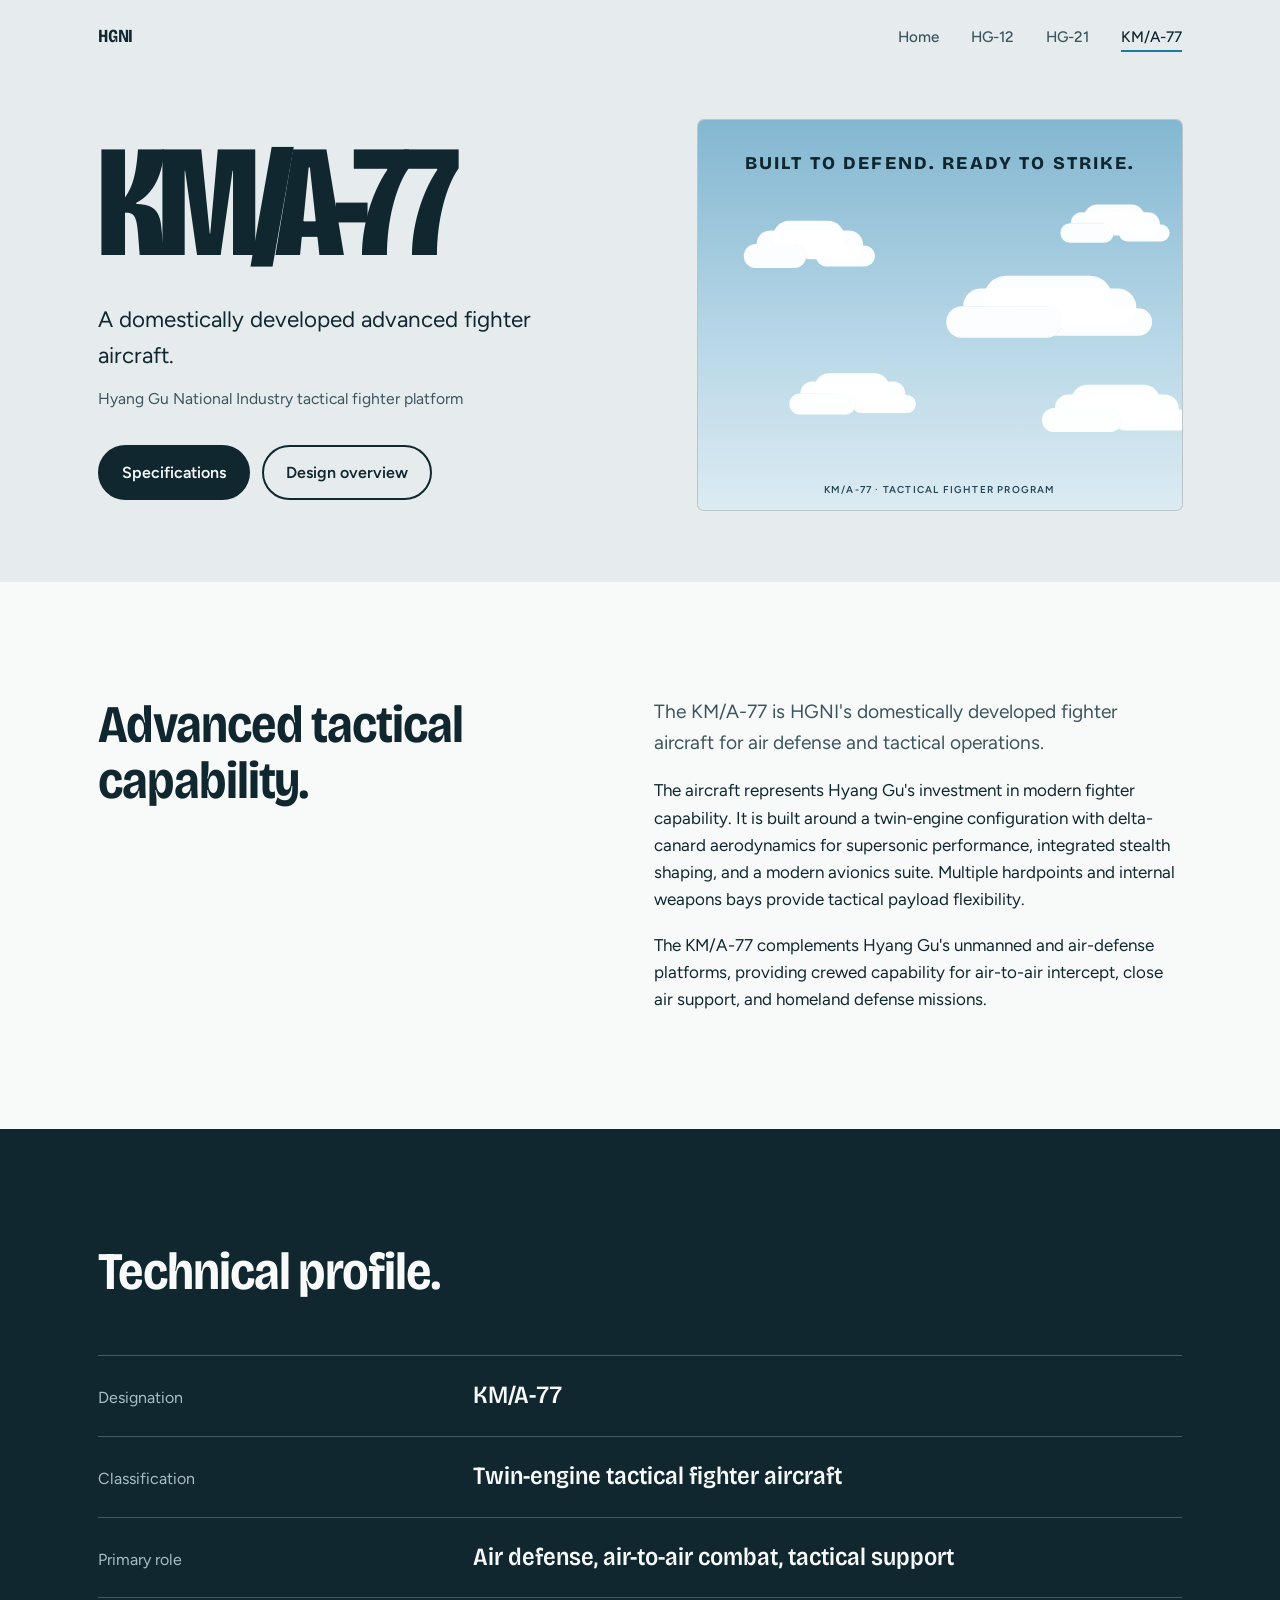
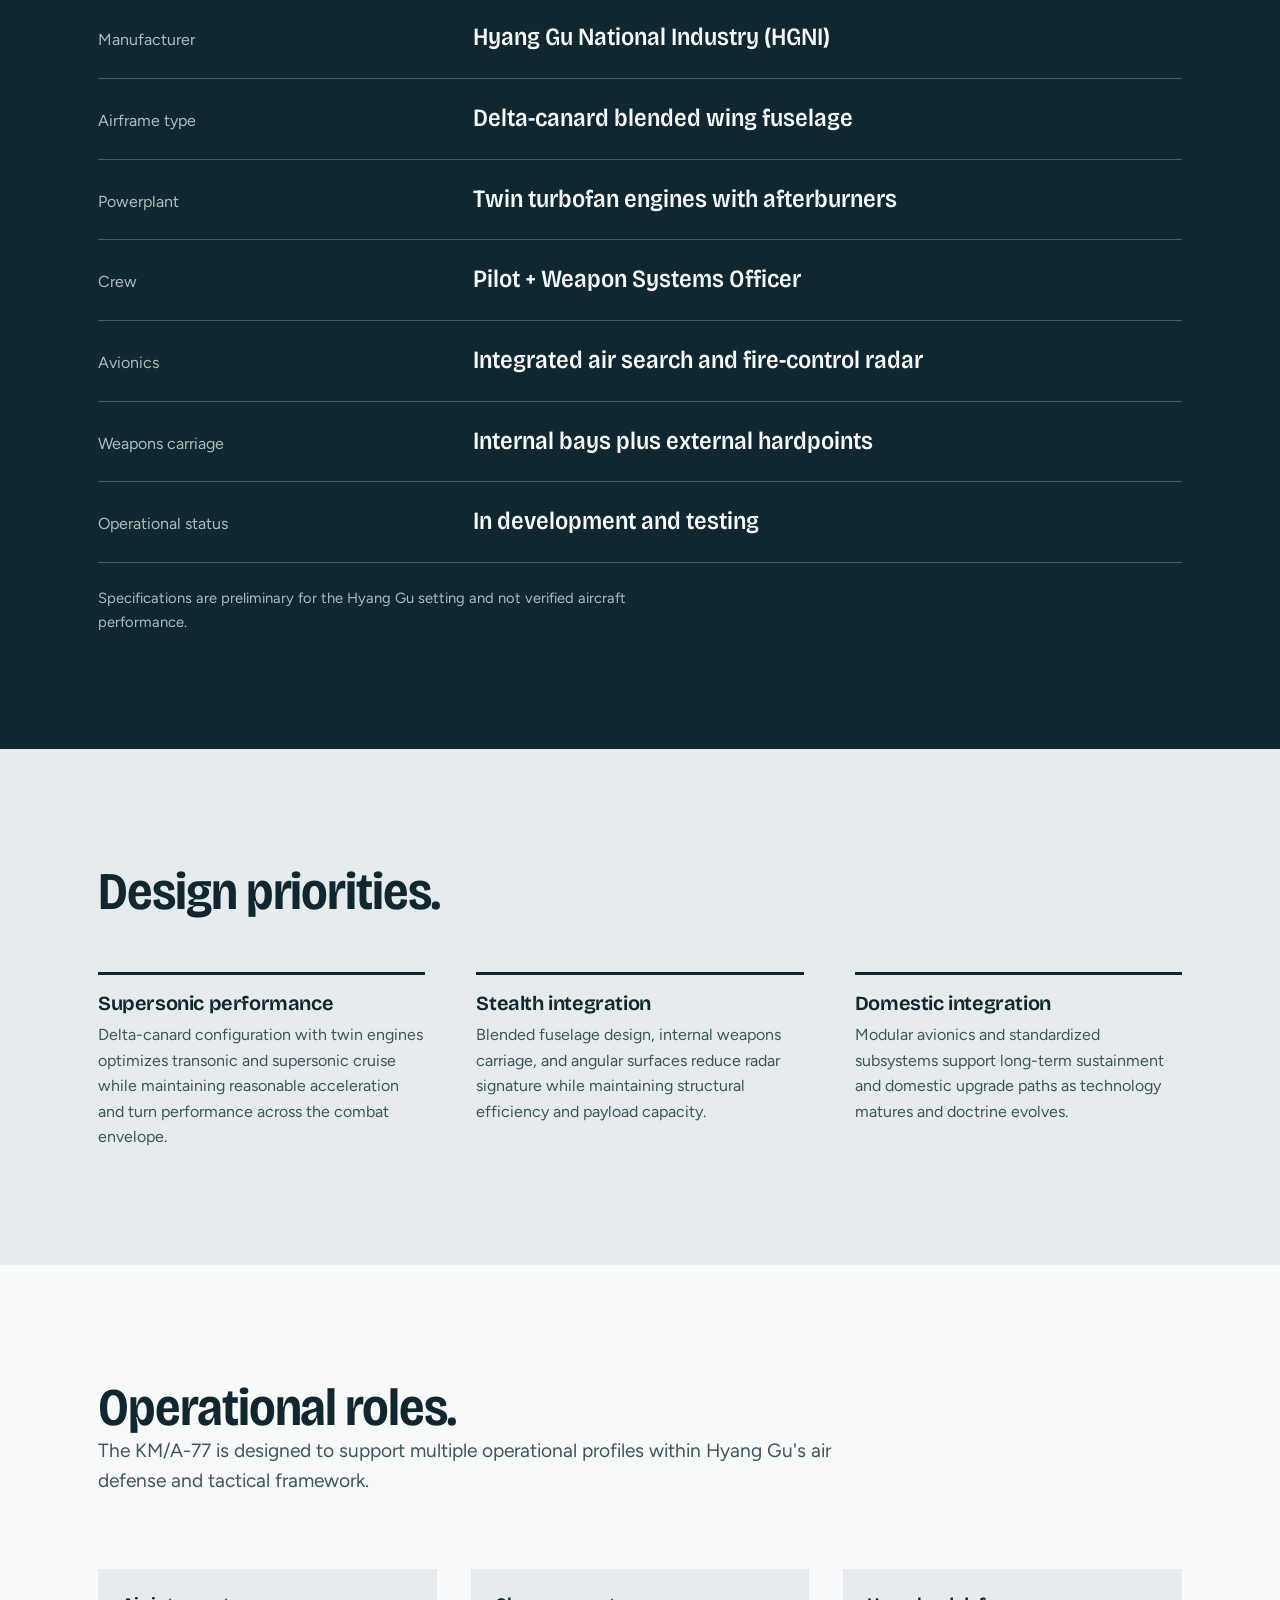
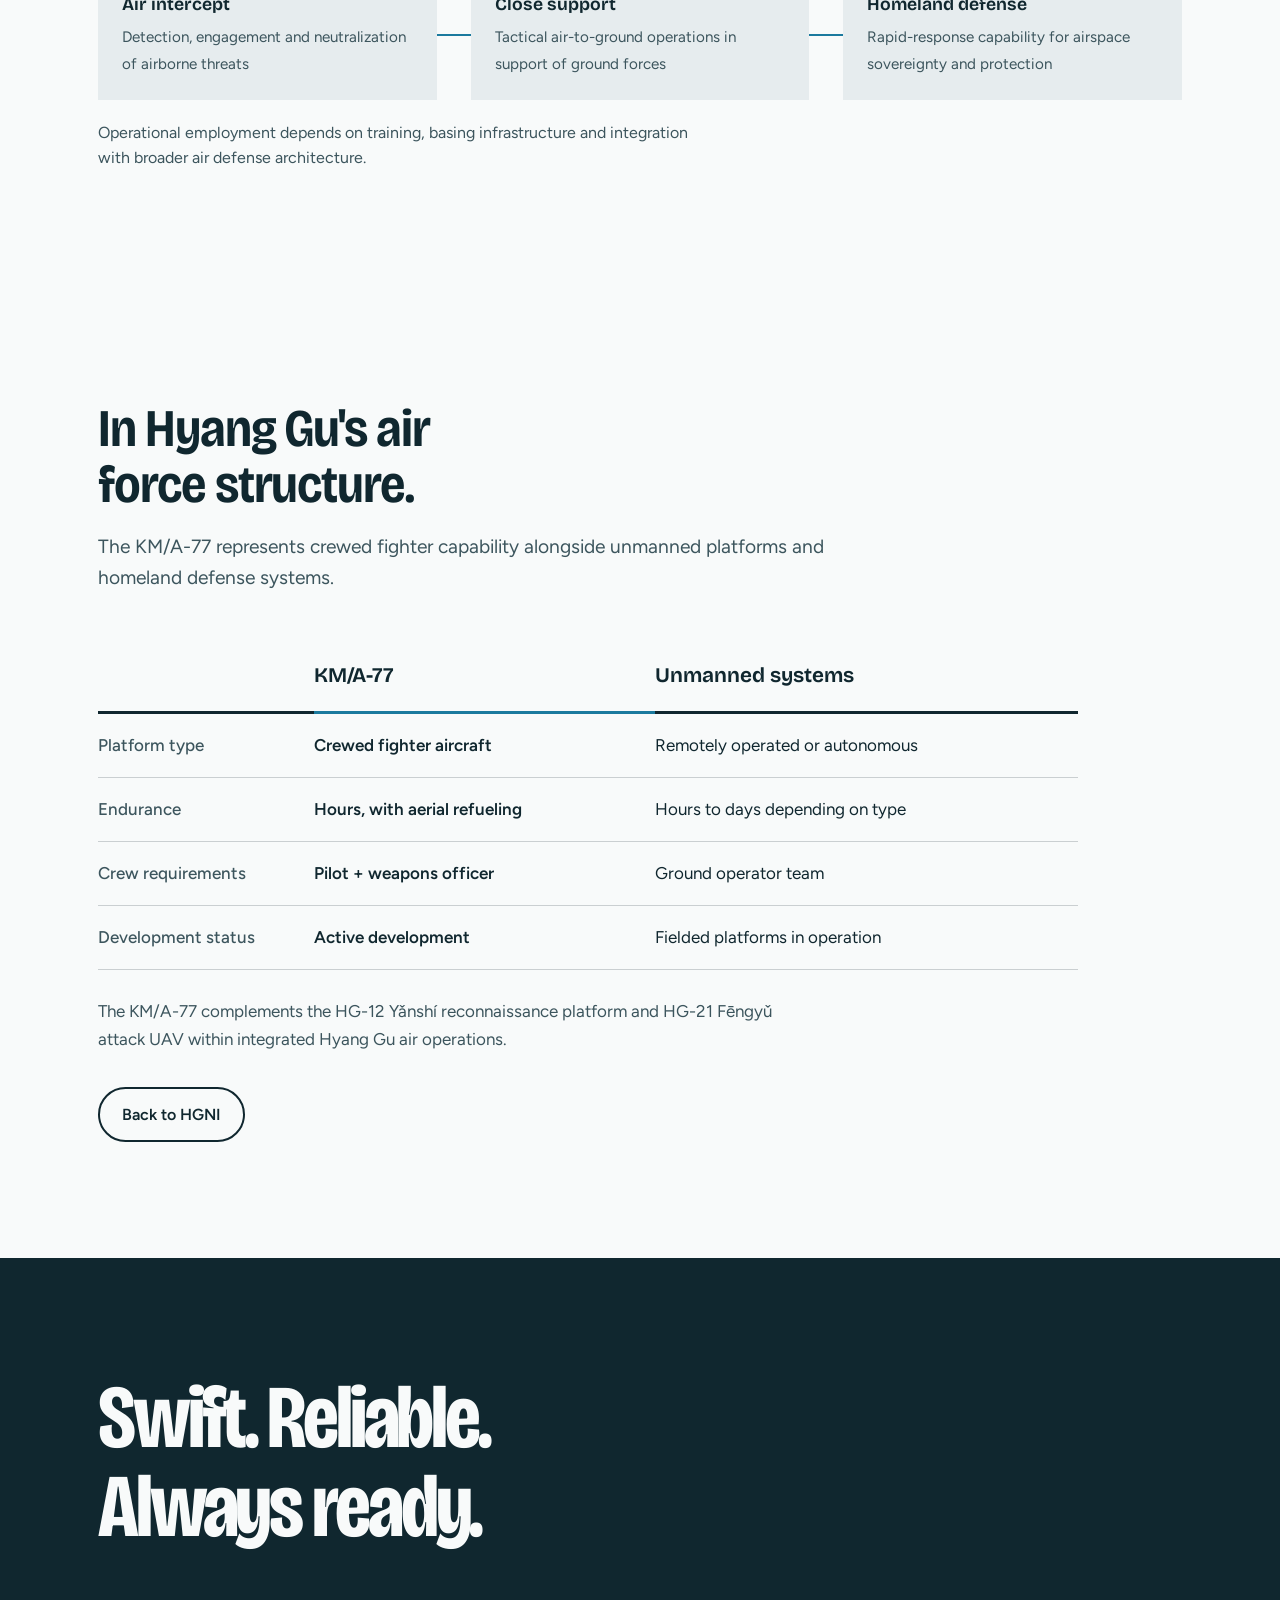
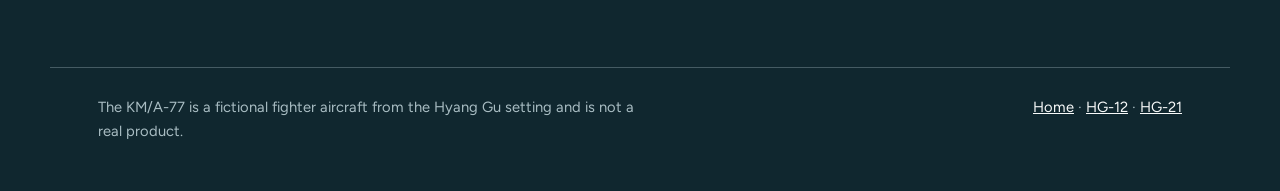
<file: km-a77.html>
<!doctype html>
<html lang="en">
<head>
<meta charset="utf-8">
<meta name="viewport" content="width=device-width, initial-scale=1">
<title>KM/A-77 | HGNI</title>
<meta name="description" content="The KM/A-77 is HGNI's advanced fighter aircraft. A fictional platform.">
<link rel="preconnect" href="https://fonts.googleapis.com">
<link rel="preconnect" href="https://fonts.gstatic.com" crossorigin>
<link href="https://fonts.googleapis.com/css2?family=Bricolage+Grotesque:opsz,wdth,wght@12..96,75..100,200..800&family=Figtree:wght@400;500;600&family=Noto+Sans+SC:wght@400;500;700&display=swap" rel="stylesheet">
<link rel="stylesheet" href="assets/style.css">
<style>
body.p-km { --accent: var(--cyan) }
:root {
  --cyan: #1B7A9E;
  --cyan-dark: #5AB3D4;
}
@media (prefers-color-scheme: dark) {
  :root:not([data-theme="light"]) {
    --cyan: #5AB3D4;
  }
}
:root[data-theme="dark"] {
  --cyan: #5AB3D4;
}
.fleet li:nth-child(4) { --c: var(--cyan) }
.compare .th-km { border-bottom-color: var(--cyan) }
</style>
</head>

<body class="p-km">
<a class="skip" href="#main">Skip to content</a>

<header class="nav">
  <div class="wrap">
    <a class="mark" href="index.html">HGNI</a>
    <nav aria-label="Main">
      <ul>
        <li><a href="index.html">Home</a></li>
        <li><a href="hg-12.html">HG-12</a></li>
        <li><a href="hg-21.html">HG-21</a></li>
        <li><a href="km-a77.html" aria-current="page">KM/A-77</a></li>
      </ul>
    </nav>
  </div>
</header>

<main id="main">

<section class="hero" aria-labelledby="title">
  <div class="wrap">
    <div>
      <h1 id="title">KM/A-77</h1>
      <p class="lede">A domestically developed advanced fighter aircraft.</p>
      <p class="designation">Hyang Gu National Industry tactical fighter platform</p>
      <div class="actions">
        <a class="btn solid" href="#specs">Specifications</a>
        <a class="btn line" href="#design">Design overview</a>
      </div>
    </div>

    <div class="finder">
      <div class="sky-scene">
        <p class="sky-motto">BUILT TO DEFEND. READY TO STRIKE.</p>

        <div class="cloud cloud-one" aria-hidden="true"></div>
        <div class="cloud cloud-two" aria-hidden="true"></div>
        <div class="cloud cloud-three" aria-hidden="true"></div>
        <div class="cloud cloud-four" aria-hidden="true"></div>
        <div class="cloud cloud-five" aria-hidden="true"></div>

        <div class="sky-label">KM/A-77 · TACTICAL FIGHTER PROGRAM</div>
      </div>
    </div>
  </div>
</section>

<section class="overview" id="overview">
  <div class="wrap">
    <h2>Advanced tactical capability.</h2>
    <div class="text">
      <p class="lede">The KM/A-77 is HGNI's domestically developed fighter aircraft for air defense and tactical operations.</p>
      <p>The aircraft represents Hyang Gu's investment in modern fighter capability. It is built around a twin-engine configuration with delta-canard aerodynamics for supersonic performance, integrated stealth shaping, and a modern avionics suite. Multiple hardpoints and internal weapons bays provide tactical payload flexibility.</p>
      <p>The KM/A-77 complements Hyang Gu's unmanned and air-defense platforms, providing crewed capability for air-to-air intercept, close air support, and homeland defense missions.</p>
    </div>
  </div>
</section>

<section class="specs" id="specs">
  <div class="wrap">
    <h2>Technical profile.</h2>
    <dl class="spec-list">
      <div><dt>Designation</dt><dd>KM/A-77</dd></div>
      <div><dt>Classification</dt><dd>Twin-engine tactical fighter aircraft</dd></div>
      <div><dt>Primary role</dt><dd>Air defense, air-to-air combat, tactical support</dd></div>
      <div><dt>Manufacturer</dt><dd>Hyang Gu National Industry (HGNI)</dd></div>
      <div><dt>Airframe type</dt><dd>Delta-canard blended wing fuselage</dd></div>
      <div><dt>Powerplant</dt><dd>Twin turbofan engines with afterburners</dd></div>
      <div><dt>Crew</dt><dd>Pilot + Weapon Systems Officer</dd></div>
      <div><dt>Avionics</dt><dd>Integrated air search and fire-control radar</dd></div>
      <div><dt>Weapons carriage</dt><dd>Internal bays plus external hardpoints</dd></div>
      <div><dt>Operational status</dt><dd>In development and testing</dd></div>
    </dl>
    <p class="fine">Specifications are preliminary for the Hyang Gu setting and not verified aircraft performance.</p>
  </div>
</section>

<section class="production" id="design">
  <div class="wrap">
    <h2>Design priorities.</h2>
    <div class="prod-cols">
      <div>
        <h3>Supersonic performance</h3>
        <p>Delta-canard configuration with twin engines optimizes transonic and supersonic cruise while maintaining reasonable acceleration and turn performance across the combat envelope.</p>
      </div>
      <div>
        <h3>Stealth integration</h3>
        <p>Blended fuselage design, internal weapons carriage, and angular surfaces reduce radar signature while maintaining structural efficiency and payload capacity.</p>
      </div>
      <div>
        <h3>Domestic integration</h3>
        <p>Modular avionics and standardized subsystems support long-term sustainment and domestic upgrade paths as technology matures and doctrine evolves.</p>
      </div>
    </div>
  </div>
</section>

<section id="capability">
  <div class="wrap">
    <h2>Operational roles.</h2>
    <p class="lede" style="margin-bottom:28px">The KM/A-77 is designed to support multiple operational profiles within Hyang Gu's air defense and tactical framework.</p>

    <div class="chain" role="group" aria-label="Mission roles">
      <div class="node"><strong>Air intercept</strong><span>Detection, engagement and neutralization of airborne threats</span></div>
      <div class="node"><strong>Close support</strong><span>Tactical air-to-ground operations in support of ground forces</span></div>
      <div class="node"><strong>Homeland defense</strong><span>Rapid-response capability for airspace sovereignty and protection</span></div>
    </div>
    <p class="chain-note">Operational employment depends on training, basing infrastructure and integration with broader air defense architecture.</p>
  </div>
</section>

<section class="compare">
  <div class="wrap">
    <h2>In Hyang Gu's air force structure.</h2>
    <p class="lede" style="margin-top:20px">The KM/A-77 represents crewed fighter capability alongside unmanned platforms and homeland defense systems.</p>
    <div class="table-scroll">
      <table>
        <thead>
          <tr>
            <th scope="col"></th>
            <th scope="col" class="th-km">KM/A-77</th>
            <th scope="col">Unmanned systems</th>
          </tr>
        </thead>
        <tbody>
          <tr><th scope="row">Platform type</th><td class="us">Crewed fighter aircraft</td><td>Remotely operated or autonomous</td></tr>
          <tr><th scope="row">Endurance</th><td class="us">Hours, with aerial refueling</td><td>Hours to days depending on type</td></tr>
          <tr><th scope="row">Crew requirements</th><td class="us">Pilot + weapons officer</td><td>Ground operator team</td></tr>
          <tr><th scope="row">Development status</th><td class="us">Active development</td><td>Fielded platforms in operation</td></tr>
        </tbody>
      </table>
    </div>
    <p class="after">The KM/A-77 complements the HG-12 Yǎnshí reconnaissance platform and HG-21 Fēngyǔ attack UAV within integrated Hyang Gu air operations.</p>
    <div class="actions"><a class="btn line" href="index.html">Back to HGNI</a></div>
  </div>
</section>

<section class="mottos single-motto" aria-label="Platform motto">
  <div class="wrap">
    <div><q>Swift. Reliable. Always ready.</q></div>
  </div>
</section>

</main>

<footer>
  <div class="wrap">
    <p>The KM/A-77 is a fictional fighter aircraft from the Hyang Gu setting and is not a real product.</p>
    <p><a href="index.html">Home</a> · <a href="hg-12.html">HG-12</a> · <a href="hg-21.html">HG-21</a></p>
  </div>
</footer>

<style>
.finder .sky-scene {
  position: relative;
  width: 100%;
  min-height: 390px;
  overflow: hidden;
  box-sizing: border-box;
  background: linear-gradient(180deg, #83b7d1 0%, #b9d8e7 58%, #dcebf2 100%);
}

.finder .sky-motto {
  position: absolute;
  z-index: 2;
  top: 8%;
  left: 0;
  width: 100%;
  margin: 0;
  padding: 0 12px;
  box-sizing: border-box;
  color: #10272f;
  font-family: 'Bricolage Grotesque', sans-serif;
  font-size: clamp(12px, 2.4vw, 18px);
  font-weight: 800;
  letter-spacing: 0.12em;
  line-height: 1.4;
  text-align: center;
}

.finder .cloud {
  position: absolute;
  height: 30px;
  border-radius: 999px;
  background: rgba(255, 255, 255, 0.96);
  box-shadow:
    18px -15px 0 2px rgba(255, 255, 255, 0.96),
    42px -23px 0 6px rgba(255, 255, 255, 0.96),
    68px -14px 0 3px rgba(255, 255, 255, 0.96),
    88px 0 0 -2px rgba(255, 255, 255, 0.96);
}

.finder .cloud-one {
  top: 31%;
  left: 8%;
  width: 78px;
  transform: scale(0.8);
}

.finder .cloud-two {
  top: 48%;
  left: 52%;
  width: 110px;
  transform: scale(1.05);
}

.finder .cloud-three {
  top: 69%;
  left: 16%;
  width: 95px;
  transform: scale(0.7);
}

.finder .cloud-four {
  top: 73%;
  left: 69%;
  width: 100px;
  transform: scale(0.8);
}

.finder .cloud-five {
  top: 25%;
  left: 72%;
  width: 82px;
  transform: scale(0.65);
}

.finder .sky-label {
  position: absolute;
  right: 12px;
  bottom: 12px;
  left: 12px;
  color: #244653;
  font-family: 'Figtree', sans-serif;
  font-size: 10px;
  font-weight: 600;
  letter-spacing: 0.12em;
  text-align: center;
}
</style>

<script src="assets/site.js" defer></script>
</body>
</html>
</file>
<file: assets/style.css>
/* Hyang Gu unmanned aviation site: shared styles.
   Layout: split hero per page, dark facts band, open sections, one accent colour per aircraft. */
:root{
  --paper:#F8FAFA;
  --haze:#E6ECEE;
  --haze-deep:#D2DEE1;
  --ink:#10272F;
  --ink-soft:#3C555D;
  --lake:#2D6A79;      /* HG-12 */
  --ember:#B4491F;     /* HG-21 */
  --amber:#E8A13A;
  --line:rgba(16,39,47,.2);
  --contour:#9DB5BC;
  --band:#10272F;
  --on-band:#F8FAFA;
  --band-soft:#A9BDC3;
  --band-line:rgba(169,189,195,.35);
  --accent:var(--lake);
  --display:"Bricolage Grotesque","Noto Sans SC",system-ui,sans-serif;
  --body:"Figtree","Noto Sans SC",system-ui,sans-serif;
  color-scheme:light;
}
@media (prefers-color-scheme:dark){
  :root{
    --paper:#0C1A1F;--haze:#132A31;--haze-deep:#1B363E;--ink:#E6ECEE;--ink-soft:#A9BDC3;
    --lake:#6FB3C4;--ember:#E8895A;
    --line:rgba(230,236,238,.22);--contour:#35545D;
    --band:#050E11;--on-band:#F1F6F7;--band-soft:#8FA6AD;--band-line:rgba(143,166,173,.35);
    color-scheme:dark;
  }
}
body.p-12{--accent:var(--lake)}
body.p-21{--accent:var(--ember)}

*{box-sizing:border-box;margin:0}
html{scroll-behavior:smooth}
body{font-family:var(--body);font-size:1.0625rem;line-height:1.6;color:var(--ink);background:var(--paper);-webkit-font-smoothing:antialiased}
a{color:inherit}
:focus-visible{outline:3px solid var(--amber);outline-offset:3px;border-radius:4px}
.wrap{max-width:1180px;margin-inline:auto;padding-inline:20px}
@media (min-width:700px){.wrap{padding-inline:32px}}
@media (min-width:1000px){.wrap{padding-inline:48px}}
section{padding-block:clamp(64px,9vw,120px)}
h1,h2,h3{font-family:var(--display);letter-spacing:-.02em;line-height:1.05;text-wrap:balance}
h2{font-size:clamp(2rem,4.4vw,3.3rem);font-weight:650;font-stretch:88%;max-width:18ch}
h3{font-size:1.25rem;font-weight:650}
p{max-width:62ch}
.lede{font-size:1.2rem;color:var(--ink-soft)}
.skip{position:absolute;left:-999px;top:8px;background:var(--ink);color:var(--paper);padding:8px 14px;border-radius:6px;z-index:20}
.skip:focus{left:8px}

/* nav */
.nav{position:absolute;top:0;left:0;right:0;z-index:5}
.nav .wrap{display:flex;justify-content:space-between;align-items:center;padding-block:22px;gap:20px;flex-wrap:wrap}
.mark{font-family:var(--display);font-weight:700;font-stretch:80%;font-size:1.15rem;text-decoration:none;letter-spacing:-.01em}
.nav ul{display:flex;gap:clamp(14px,3vw,32px);list-style:none;padding:0;font-size:.95rem;font-weight:500}
.nav ul a{text-decoration:none;color:var(--ink-soft);padding-block:4px;border-bottom:2px solid transparent}
.nav ul a:hover{color:var(--ink)}
.nav ul a[aria-current="page"]{color:var(--ink);border-bottom-color:var(--accent)}

/* hero */
.hero{background:var(--haze);padding-block:0;position:relative;overflow:hidden}
.hero .wrap{display:grid;grid-template-columns:1.05fr .95fr;gap:clamp(24px,5vw,72px);align-items:center;padding-top:120px;padding-bottom:72px}
.hero .wrap>*{min-width:0}
.hero h1{font-size:clamp(3.6rem,13vw,10rem);font-weight:760;font-stretch:75%;letter-spacing:-.045em;line-height:.9}
.hero .cn{display:block;font-family:"Noto Sans SC",var(--display);font-weight:500;font-size:clamp(1.6rem,3.6vw,2.6rem);letter-spacing:.3em;color:var(--accent);margin-top:14px}
.hero .lede{margin-top:28px;max-width:34ch;font-size:clamp(1.15rem,2vw,1.4rem);color:var(--ink)}
.hero .designation{margin-top:12px;color:var(--ink-soft);font-size:.98rem}
.actions{display:flex;flex-wrap:wrap;gap:12px;margin-top:34px}
.btn{display:inline-block;padding:13px 22px;border-radius:999px;font-weight:600;text-decoration:none;font-size:1rem;border:2px solid var(--ink);transition:background .2s,color .2s}
.btn.solid{background:var(--ink);color:var(--paper)}
.btn.solid:hover{background:var(--accent);border-color:var(--accent);color:var(--paper)}
.btn.line:hover{background:var(--ink);color:var(--paper)}
body.p-21 .btn.solid:hover{color:#fff}

.finder{background:var(--haze-deep);border-radius:6px;overflow:hidden;box-shadow:0 0 0 1px var(--line)}
.finder svg{display:block;width:100%;height:auto;max-width:100%}
.finder text{font-family:var(--body);font-size:15px;font-weight:500;fill:var(--ink)}
.finder .f-bg{fill:var(--haze-deep)}
.finder #contours{stroke:var(--contour)}
.finder .f-route{fill:none;stroke:var(--accent)}
.finder .f-plane{fill:var(--ink)}
.finder .f-accent{fill:var(--accent)}
.finder .f-amber{fill:var(--amber)}
.finder .f-brackets{fill:none;stroke:var(--ink)}
.finder .f-ring{fill:none;stroke:var(--accent)}
.finder .f-prop{fill:none;stroke:var(--accent);stroke-width:2}
.finder .f-blade{stroke:var(--ink);stroke-width:3;stroke-linecap:round}
.finder .f-arm{fill:var(--ink)}
.finder .f-body{fill:var(--ink)}
.finder .f-soft{fill:none;stroke:var(--contour)}
.spin{transform-box:fill-box;transform-origin:center;animation:spin 1.6s linear infinite}
.spin.rev{animation-direction:reverse}
@keyframes spin{to{transform:rotate(360deg)}}
.pulse{animation:pulse 3.6s ease-out infinite;transform-box:fill-box;transform-origin:center}
.pulse.d2{animation-delay:1.2s}.pulse.d3{animation-delay:2.4s}
@keyframes pulse{0%{transform:scale(.55);opacity:.9}100%{transform:scale(1);opacity:0}}

/* home fleet list */
.fleet{list-style:none;padding:0;display:grid;gap:0;border-top:1px solid var(--line)}
.fleet a{display:grid;grid-template-columns:auto 1fr auto;gap:6px 20px;align-items:baseline;padding:22px 0;border-bottom:1px solid var(--line);text-decoration:none}
.fleet .tag{font-family:var(--display);font-weight:700;font-stretch:80%;font-size:1.9rem;letter-spacing:-.02em;color:var(--c)}
.fleet strong{display:block;font-family:var(--display);font-size:1.3rem;font-weight:650;font-stretch:92%}
.fleet span.role{display:block;color:var(--ink-soft);font-size:1rem}
.fleet .go{font-weight:600;color:var(--c);white-space:nowrap}
.fleet a:hover strong{text-decoration:underline;text-decoration-thickness:2px;text-underline-offset:4px;text-decoration-color:var(--c)}
.fleet li:nth-child(1){--c:var(--lake)}
.fleet li:nth-child(2){--c:var(--ember)}

/* overview */
.overview .wrap{display:grid;grid-template-columns:1fr 1.1fr;gap:clamp(28px,6vw,96px)}
.overview .wrap>*{min-width:0}
.overview .text p+p{margin-top:1.1em}

/* facts band */
.specs{background:var(--band);color:var(--on-band)}
.specs h2{color:var(--on-band)}
.specs .intro{color:var(--band-soft);margin-top:18px}
.spec-list{margin-top:56px;border-top:1px solid var(--band-line)}
.spec-list>div{display:grid;grid-template-columns:minmax(150px,1fr) 2fr;gap:20px;align-items:baseline;padding:20px 0;border-bottom:1px solid var(--band-line)}
.spec-list dt{color:var(--band-soft);font-size:1rem}
.spec-list dd{font-family:var(--display);font-size:clamp(1.2rem,2.2vw,1.55rem);font-weight:560;font-stretch:90%;color:var(--on-band);font-variant-numeric:tabular-nums;min-width:0}
.spec-list .big dd{font-size:clamp(2rem,5vw,3.4rem);font-weight:650;font-stretch:80%;letter-spacing:-.03em}
.spec-list .big dd small{font-size:.45em;font-weight:500;color:var(--band-soft);letter-spacing:0;margin-left:.3em}
.fine{margin-top:24px;font-size:.92rem;color:var(--band-soft)}

/* sensors */
.sensors{background:var(--haze)}
.sensor-grid{display:grid;grid-template-columns:1.15fr .85fr;gap:clamp(28px,5vw,72px);margin-top:52px;align-items:start}
.sensor-grid>*{min-width:0}
.scene-box{background:var(--band);border-radius:6px;padding:10px}
.scene{display:block;width:100%;height:auto;max-width:100%;border-radius:3px}
.scene *{transition:fill .5s ease,stroke .5s ease}
.scene .g{fill:#A5B98F}.scene .rv{fill:#78A9BB}.scene .rd{fill:#8D9396}.scene .br{fill:#A9B0B3}
.scene .bd{fill:#DAD3C6;stroke:#B6AD9C;stroke-width:1.5}.scene .tr{fill:#5E8A55}.scene .vh{fill:#F4F4F4;stroke:transparent;stroke-width:3}
.scene[data-mode="thermal"] .g{fill:#1A1247}.scene[data-mode="thermal"] .rv{fill:#251B66}
.scene[data-mode="thermal"] .rd{fill:#3A2476}.scene[data-mode="thermal"] .br{fill:#4B2D86}
.scene[data-mode="thermal"] .bd{fill:#C33F78;stroke:transparent}.scene[data-mode="thermal"] .bd.hot{fill:#F2933F}
.scene[data-mode="thermal"] .tr{fill:#2B1E69}
.scene[data-mode="thermal"] .vh{fill:#FFE595;stroke:#FFB84A;stroke-opacity:.55}
.toggle{display:inline-flex;flex-wrap:wrap;margin-top:14px;background:var(--haze-deep);border-radius:999px;padding:4px}
.toggle button{font:inherit;font-weight:600;font-size:.95rem;border:0;background:transparent;color:var(--ink-soft);padding:9px 20px;border-radius:999px;cursor:pointer}
.toggle button[aria-pressed="true"]{background:var(--ink);color:var(--paper)}
.caption{margin-top:14px;min-height:5.2em;color:var(--ink-soft);font-size:1rem}
.sense-list{list-style:none;padding:0;display:grid;gap:30px}
.sense-list h3{margin-bottom:6px}
.sense-list p{color:var(--ink-soft);font-size:1rem}

/* roles accordion + chain */
.roles-grid{display:grid;grid-template-columns:.8fr 1.2fr;gap:clamp(28px,6vw,96px);align-items:start}
.roles-grid>*{min-width:0}
details{border-top:1px solid var(--line)}
details:last-of-type{border-bottom:1px solid var(--line)}
summary{list-style:none;cursor:pointer;display:flex;justify-content:space-between;gap:16px;align-items:center;padding:20px 0;font-family:var(--display);font-weight:600;font-size:1.3rem;font-stretch:92%}
summary::-webkit-details-marker{display:none}
summary::after{content:"+";font-weight:400;font-size:1.6rem;line-height:1;color:var(--accent);transition:transform .2s}
details[open] summary::after{transform:rotate(45deg)}
details p{padding:0 40px 22px 0;color:var(--ink-soft)}
.chain{margin-top:clamp(40px,6vw,72px);display:flex;gap:0;align-items:stretch}
.node{flex:1;min-width:0;padding:22px 24px;background:var(--haze);position:relative}
.node+.node{margin-left:34px}
.node+.node::before{content:"";position:absolute;left:-34px;top:50%;width:34px;height:2px;background:var(--accent)}
.node strong{display:block;font-family:var(--display);font-size:1.1rem;font-weight:650;margin-bottom:4px}
.node span{font-size:.95rem;color:var(--ink-soft)}
.chain-note{margin-top:20px;color:var(--ink-soft);font-size:1rem}
.on-haze .node{background:var(--paper)}

/* three-column points */
.production{background:var(--haze)}
.prod-cols{display:grid;grid-template-columns:repeat(3,1fr);gap:clamp(24px,4vw,56px);margin-top:52px}
.prod-cols>div{min-width:0;border-top:3px solid var(--ink);padding-top:18px}
.prod-cols p{margin-top:8px;color:var(--ink-soft);font-size:1rem}
.prod-note{margin-top:48px;max-width:62ch}

/* tables */
.table-scroll{overflow-x:auto;max-width:980px;margin-top:48px}
table{width:100%;border-collapse:collapse}
th,td{text-align:left;padding:18px 20px 18px 0;border-bottom:1px solid var(--line);vertical-align:top}
thead th{font-family:var(--display);font-size:1.3rem;font-weight:650;border-bottom:3px solid var(--ink)}
tbody th{font-weight:500;color:var(--ink-soft);width:22%}
td.us{font-weight:600}
.after{margin-top:28px;color:var(--ink-soft)}
.compare .th12{border-bottom-color:var(--lake)}
.compare .th21{border-bottom-color:var(--ember)}

/* notice */
.notice{margin-top:40px;max-width:62ch;border-left:4px solid var(--accent);padding:6px 0 6px 20px}
.notice strong{font-family:var(--display);font-size:1.2rem;font-weight:650;display:block;margin-bottom:4px}
.notice p{color:var(--ink-soft)}

/* mottos + footer */
.mottos{background:var(--band);color:var(--on-band)}
.mottos .wrap{display:grid;grid-template-columns:1fr 1fr;gap:clamp(32px,6vw,96px)}
.mottos .wrap>*{min-width:0}
.mottos q{display:block;quotes:none;font-family:var(--display);font-size:clamp(2rem,5vw,3.8rem);font-weight:700;font-stretch:78%;letter-spacing:-.035em;line-height:1;text-wrap:balance}
.mottos small{display:block;margin-top:14px;color:var(--band-soft);font-size:.95rem}
.single-motto .wrap{grid-template-columns:1fr}
.single-motto q{max-width:16ch;font-size:clamp(2.4rem,7vw,5.6rem)}
footer{background:var(--band);color:var(--band-soft);padding-block:0 48px;font-size:.92rem}
footer .wrap{border-top:1px solid var(--band-line);padding-top:28px;display:flex;flex-wrap:wrap;justify-content:space-between;gap:12px 32px}
footer p{max-width:60ch}
footer a{color:var(--on-band)}

@media (max-width:860px){
  .hero .wrap,.overview .wrap,.sensor-grid,.roles-grid,.mottos .wrap{grid-template-columns:1fr}
  .nav ul{gap:16px;font-size:.9rem}
  .prod-cols{grid-template-columns:1fr}
  .chain{flex-direction:column}
  .node+.node{margin:34px 0 0}
  .node+.node::before{left:50%;top:-34px;width:2px;height:34px}
  .spec-list>div{grid-template-columns:1fr;gap:4px}
  .fleet a{grid-template-columns:auto 1fr}
  .fleet .go{grid-column:1 / -1}
}
@media (prefers-reduced-motion:reduce){
  html{scroll-behavior:auto}
  *{transition:none!important}
  .spin,.pulse{animation:none!important}
  .pulse{opacity:.35}
}


/* Aircraft program information panels */
.metadata-panel {
  display: grid;
  grid-template-columns: repeat(2, minmax(0, 1fr));
  gap: 0 24px;
  margin-top: 24px;
  max-width: 760px;
  border-top: 1px solid var(--line);
}

.metadata-panel > div {
  display: grid;
  grid-template-columns: minmax(105px, 0.8fr) minmax(0, 1.2fr);
  gap: 12px;
  align-items: baseline;
  padding: 12px 0;
  border-bottom: 1px solid var(--line);
  min-width: 0;
}

.metadata-panel dt {
  color: var(--ink-soft);
  font-size: 0.92rem;
}

.metadata-panel dd {
  font-weight: 600;
  overflow-wrap: anywhere;
}

@media (max-width: 560px) {
  .metadata-panel {
    grid-template-columns: 1fr;
  }
}
</file>
